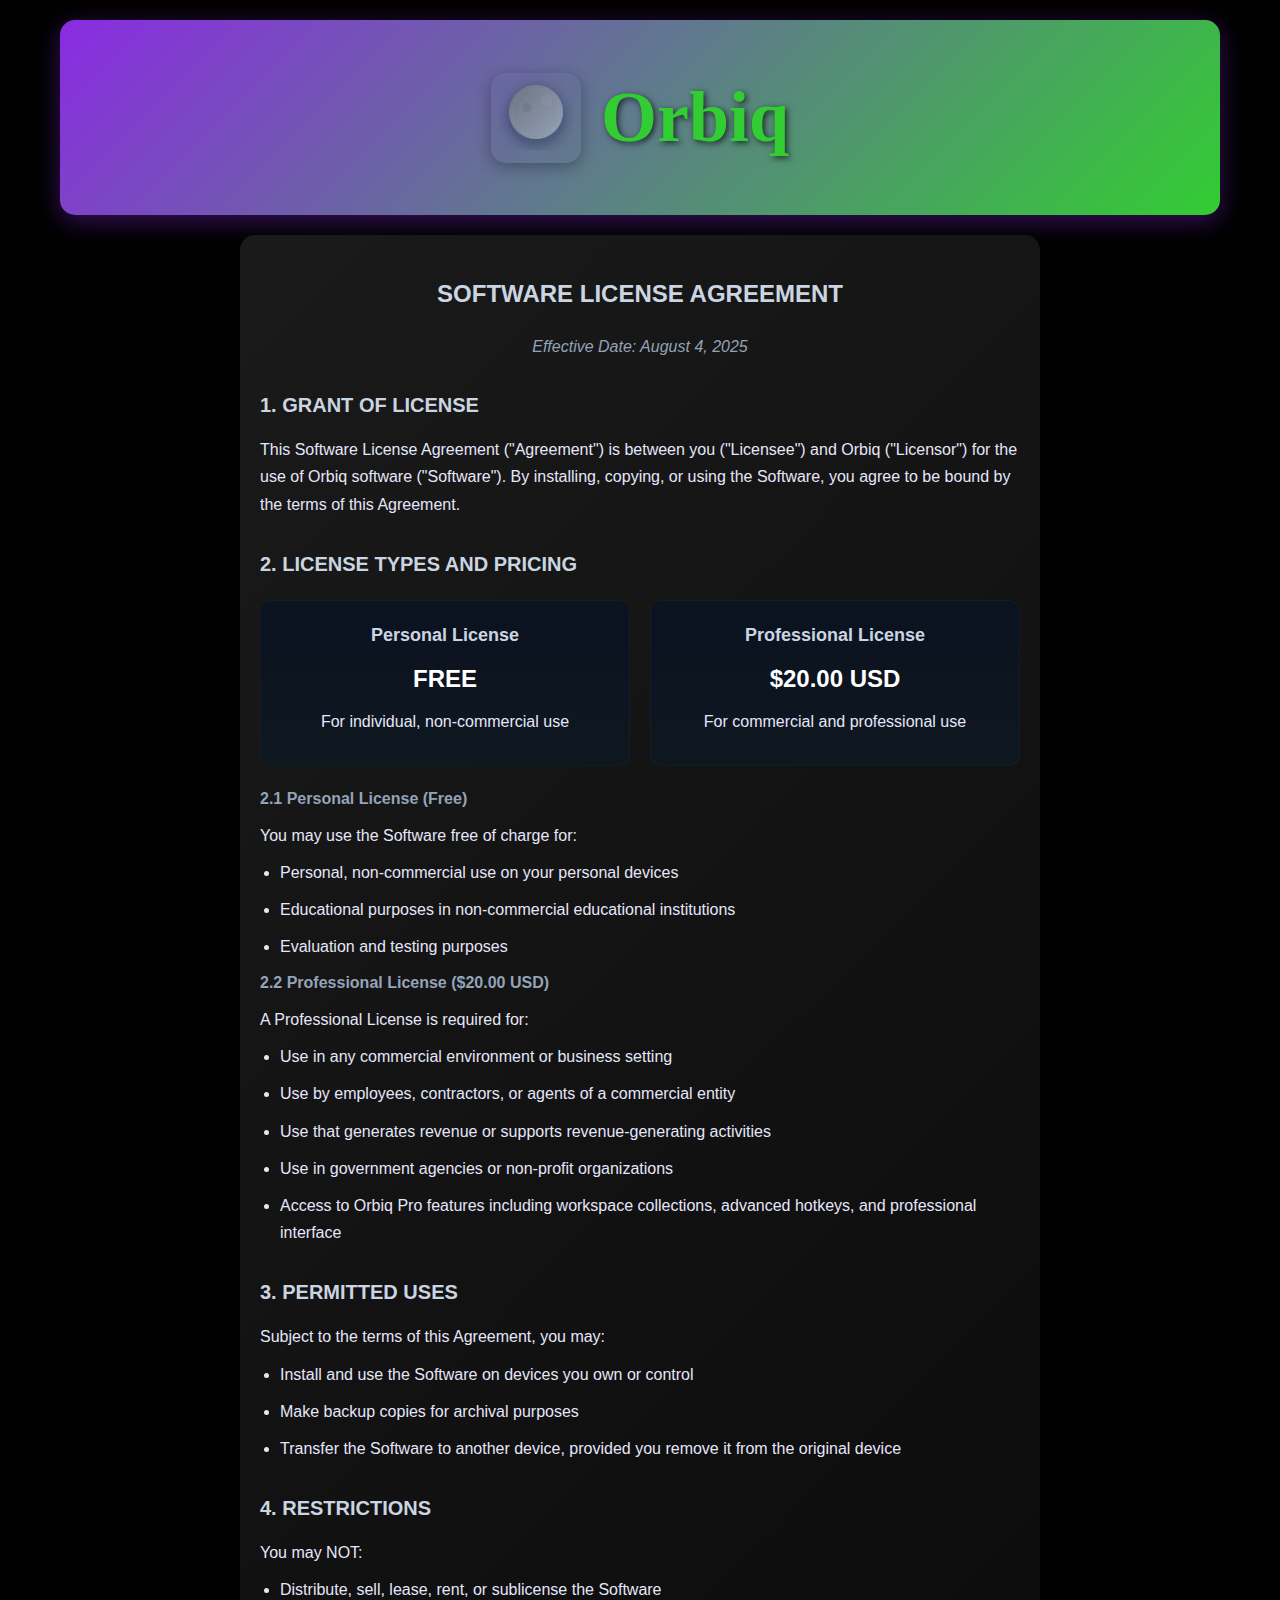
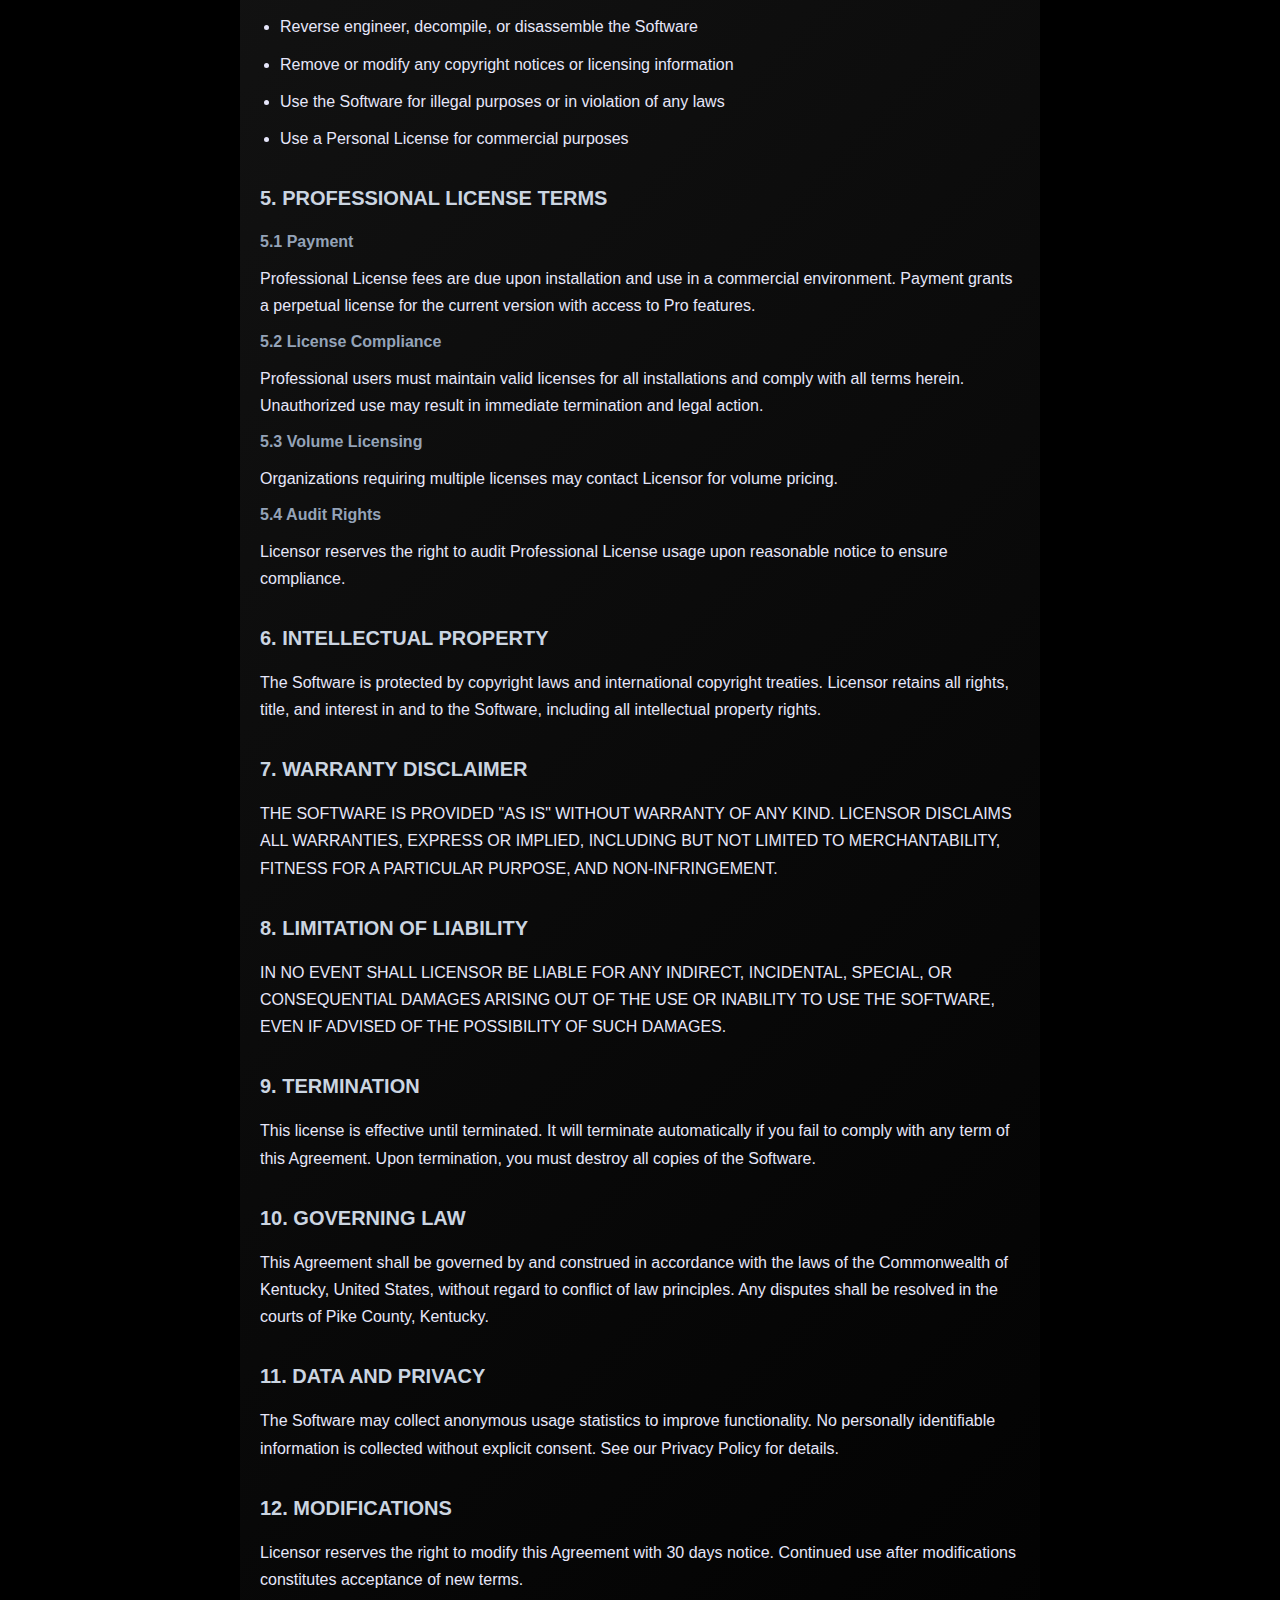
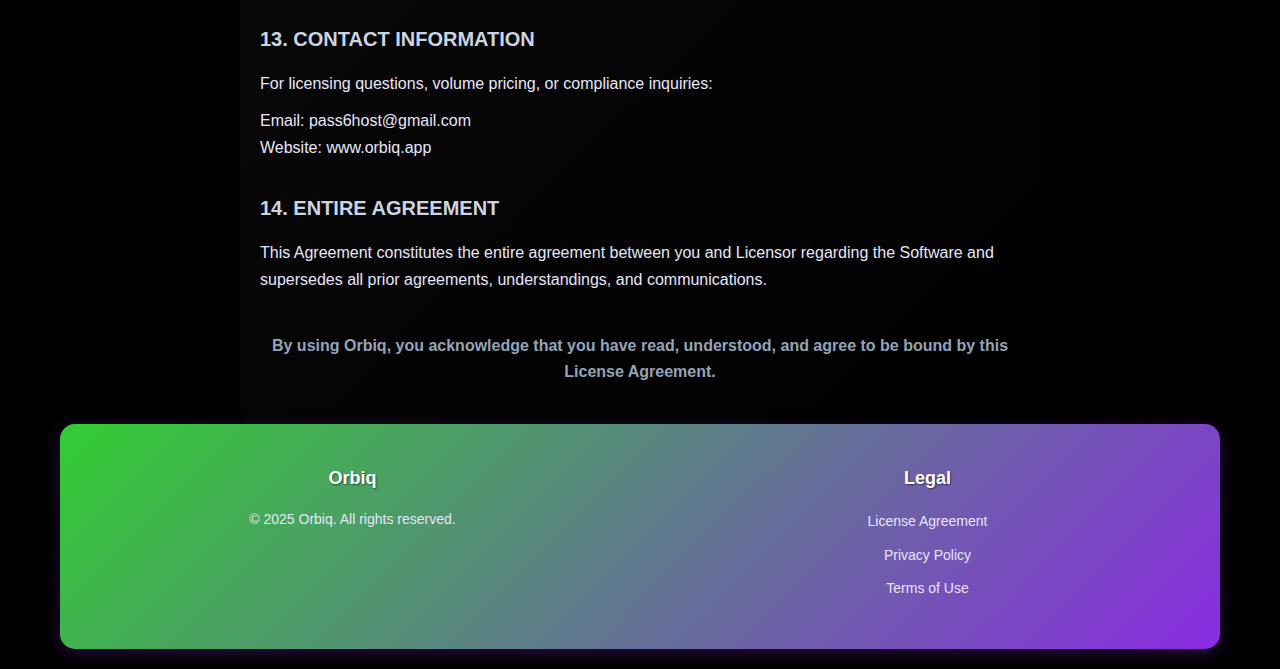
<file: license.html>
<!DOCTYPE html>
<html lang="en">

<head>
    <meta charset="UTF-8">
    <meta name="viewport" content="width=device-width, initial-scale=1.0">
    <title>Orbiq Software License Agreement | Free Personal Use, $20 Professional License</title>
    <meta name="description" content="Orbiq licensing terms: Free for personal use, $20 for professional. Read our comprehensive software license agreement for the 3D desktop launcher.">
    <meta name="keywords" content="Orbiq license, software license agreement, free personal use, professional license, desktop launcher license, Windows software licensing">
    <meta name="author" content="Orbiq">
    <meta name="robots" content="index, follow">
    
    <!-- Open Graph / Facebook -->
    <meta property="og:type" content="article">
    <meta property="og:url" content="https://orbiq.app/license.html">
    <meta property="og:title" content="Orbiq Software License Agreement">
    <meta property="og:description" content="Free for personal use, $20 for professional. Read Orbiq's licensing terms.">
    <meta property="og:image" content="Images/SphereIcon-slate.svg">
    <meta property="og:site_name" content="Orbiq">
    
    <!-- Twitter -->
    <meta property="twitter:card" content="summary">
    <meta property="twitter:url" content="https://orbiq.app/license.html">
    <meta property="twitter:title" content="Orbiq License Agreement">
    <meta property="twitter:description" content="Free for personal use, $20 for professional licensing.">
    <meta property="twitter:image" content="Images/SphereIcon-slate.svg">
    
    <!-- Canonical URL -->
    <link rel="canonical" href="https://orbiq.app/license.html">
    
    <link rel="stylesheet" href="style.css">
    <style>
        .license-content {
            max-width: 800px;
            margin: 0 auto;
            padding: 40px 20px;
            background: linear-gradient(135deg, #1a1a1a 0%, #000000 100%);
            border-radius: 15px;
            color: #ffffff;
        }
        .license-section {
            margin-bottom: 30px;
        }
        .license-section h3 {
            color: #cbd5e1;
            margin-bottom: 15px;
            font-size: 20px;
        }
        .license-section h4 {
            color: #94a3b8;
            margin-bottom: 10px;
            font-size: 16px;
        }
        .license-section p, .license-section li {
            color: #E6E6FA;
            line-height: 1.7;
            margin-bottom: 10px;
        }
        .license-section ul {
            padding-left: 20px;
        }
        .pricing-table {
            display: grid;
            grid-template-columns: 1fr 1fr;
            gap: 20px;
            margin: 20px 0;
        }
        .pricing-option {
            background: linear-gradient(180deg,#0b1220,#0f1720);
            padding: 20px;
            border-radius: 12px;
            border: 1px solid rgba(255,255,255,0.03);
            text-align: center;
        }
        .pricing-option h4 {
            color: #cbd5e1;
            font-size: 18px;
            margin-bottom: 10px;
        }
        .price {
            font-size: 24px;
            font-weight: bold;
            color: #ffffff;
            margin-bottom: 10px;
        }
        .effective-date {
            font-style: italic;
            color: #94a3b8;
            text-align: center;
            margin-bottom: 30px;
        }
    </style>
</head>

<body>
    <div class="container">
        <!-- Header -->
        <header class="header">
            <div class="logo-section">
                <img src="Images/SphereIcon-slate.svg" alt="Orbiq Logo" class="logo">
                <div class="title-section">
                    <h1>Orbiq</h1>
                    <p class="subtitle">Software License Agreement</p>
                </div>
            </div>
        </header>

        <!-- License Content -->
        <div class="license-content">
            <h2 style="text-align: center; color: #cbd5e1; margin-bottom: 20px;">SOFTWARE LICENSE AGREEMENT</h2>
            <p class="effective-date">Effective Date: August 4, 2025</p>

            <div class="license-section">
                <h3>1. GRANT OF LICENSE</h3>
                <p>This Software License Agreement ("Agreement") is between you ("Licensee") and Orbiq ("Licensor") for the use of Orbiq software ("Software"). By installing, copying, or using the Software, you agree to be bound by the terms of this Agreement.</p>
            </div>

            <div class="license-section">
                <h3>2. LICENSE TYPES AND PRICING</h3>
                <div class="pricing-table">
                    <div class="pricing-option">
                        <h4>Personal License</h4>
                        <div class="price">FREE</div>
                        <p>For individual, non-commercial use</p>
                    </div>
                    <div class="pricing-option">
                        <h4>Professional License</h4>
                        <div class="price">$20.00 USD</div>
                        <p>For commercial and professional use</p>
                    </div>
                </div>

                <h4>2.1 Personal License (Free)</h4>
                <p>You may use the Software free of charge for:</p>
                <ul>
                    <li>Personal, non-commercial use on your personal devices</li>
                    <li>Educational purposes in non-commercial educational institutions</li>
                    <li>Evaluation and testing purposes</li>
                </ul>

                <h4>2.2 Professional License ($20.00 USD)</h4>
                <p>A Professional License is required for:</p>
                <ul>
                    <li>Use in any commercial environment or business setting</li>
                    <li>Use by employees, contractors, or agents of a commercial entity</li>
                    <li>Use that generates revenue or supports revenue-generating activities</li>
                    <li>Use in government agencies or non-profit organizations</li>
                    <li>Access to Orbiq Pro features including workspace collections, advanced hotkeys, and professional interface</li>
                </ul>
            </div>

            <div class="license-section">
                <h3>3. PERMITTED USES</h3>
                <p>Subject to the terms of this Agreement, you may:</p>
                <ul>
                    <li>Install and use the Software on devices you own or control</li>
                    <li>Make backup copies for archival purposes</li>
                    <li>Transfer the Software to another device, provided you remove it from the original device</li>
                </ul>
            </div>

            <div class="license-section">
                <h3>4. RESTRICTIONS</h3>
                <p>You may NOT:</p>
                <ul>
                    <li>Distribute, sell, lease, rent, or sublicense the Software</li>
                    <li>Reverse engineer, decompile, or disassemble the Software</li>
                    <li>Remove or modify any copyright notices or licensing information</li>
                    <li>Use the Software for illegal purposes or in violation of any laws</li>
                    <li>Use a Personal License for commercial purposes</li>
                </ul>
            </div>

            <div class="license-section">
                <h3>5. PROFESSIONAL LICENSE TERMS</h3>
                <h4>5.1 Payment</h4>
                <p>Professional License fees are due upon installation and use in a commercial environment. Payment grants a perpetual license for the current version with access to Pro features.</p>

                <h4>5.2 License Compliance</h4>
                <p>Professional users must maintain valid licenses for all installations and comply with all terms herein. Unauthorized use may result in immediate termination and legal action.</p>

                <h4>5.3 Volume Licensing</h4>
                <p>Organizations requiring multiple licenses may contact Licensor for volume pricing.</p>

                <h4>5.4 Audit Rights</h4>
                <p>Licensor reserves the right to audit Professional License usage upon reasonable notice to ensure compliance.</p>
            </div>

            <div class="license-section">
                <h3>6. INTELLECTUAL PROPERTY</h3>
                <p>The Software is protected by copyright laws and international copyright treaties. Licensor retains all rights, title, and interest in and to the Software, including all intellectual property rights.</p>
            </div>

            <div class="license-section">
                <h3>7. WARRANTY DISCLAIMER</h3>
                <p>THE SOFTWARE IS PROVIDED "AS IS" WITHOUT WARRANTY OF ANY KIND. LICENSOR DISCLAIMS ALL WARRANTIES, EXPRESS OR IMPLIED, INCLUDING BUT NOT LIMITED TO MERCHANTABILITY, FITNESS FOR A PARTICULAR PURPOSE, AND NON-INFRINGEMENT.</p>
            </div>

            <div class="license-section">
                <h3>8. LIMITATION OF LIABILITY</h3>
                <p>IN NO EVENT SHALL LICENSOR BE LIABLE FOR ANY INDIRECT, INCIDENTAL, SPECIAL, OR CONSEQUENTIAL DAMAGES ARISING OUT OF THE USE OR INABILITY TO USE THE SOFTWARE, EVEN IF ADVISED OF THE POSSIBILITY OF SUCH DAMAGES.</p>
            </div>

            <div class="license-section">
                <h3>9. TERMINATION</h3>
                <p>This license is effective until terminated. It will terminate automatically if you fail to comply with any term of this Agreement. Upon termination, you must destroy all copies of the Software.</p>
            </div>

            <div class="license-section">
                <h3>10. GOVERNING LAW</h3>
                <p>This Agreement shall be governed by and construed in accordance with the laws of the Commonwealth of Kentucky, United States, without regard to conflict of law principles. Any disputes shall be resolved in the courts of Pike County, Kentucky.</p>
            </div>

            <div class="license-section">
                <h3>11. DATA AND PRIVACY</h3>
                <p>The Software may collect anonymous usage statistics to improve functionality. No personally identifiable information is collected without explicit consent. See our Privacy Policy for details.</p>
            </div>

            <div class="license-section">
                <h3>12. MODIFICATIONS</h3>
                <p>Licensor reserves the right to modify this Agreement with 30 days notice. Continued use after modifications constitutes acceptance of new terms.</p>
            </div>

            <div class="license-section">
                <h3>13. CONTACT INFORMATION</h3>
                <p>For licensing questions, volume pricing, or compliance inquiries:</p>
                <p>Email: pass6host@gmail.com<br>
                Website: www.orbiq.app</p>
            </div>

            <div class="license-section">
                <h3>14. ENTIRE AGREEMENT</h3>
                <p>This Agreement constitutes the entire agreement between you and Licensor regarding the Software and supersedes all prior agreements, understandings, and communications.</p>
            </div>

            <p style="text-align: center; margin-top: 40px; color: #94a3b8; font-weight: bold;">
                By using Orbiq, you acknowledge that you have read, understood, and agree to be bound by this License Agreement.
            </p>
        </div>

        <!-- Footer -->
        <footer class="footer">
            <div class="footer-content">
                <div class="footer-section">
                    <h4>Orbiq</h4>
                    <p>© 2025 Orbiq. All rights reserved.</p>
                </div>
                <div class="footer-section">
                    <h4>Legal</h4>
                    <ul>
                        <li><a href="license.html">License Agreement</a></li>
                        <li><a href="#privacy">Privacy Policy</a></li>
                        <li><a href="#terms">Terms of Use</a></li>
                    </ul>
                </div>
            </div>
        </footer>
    </div>
</body>

</html>
</file>
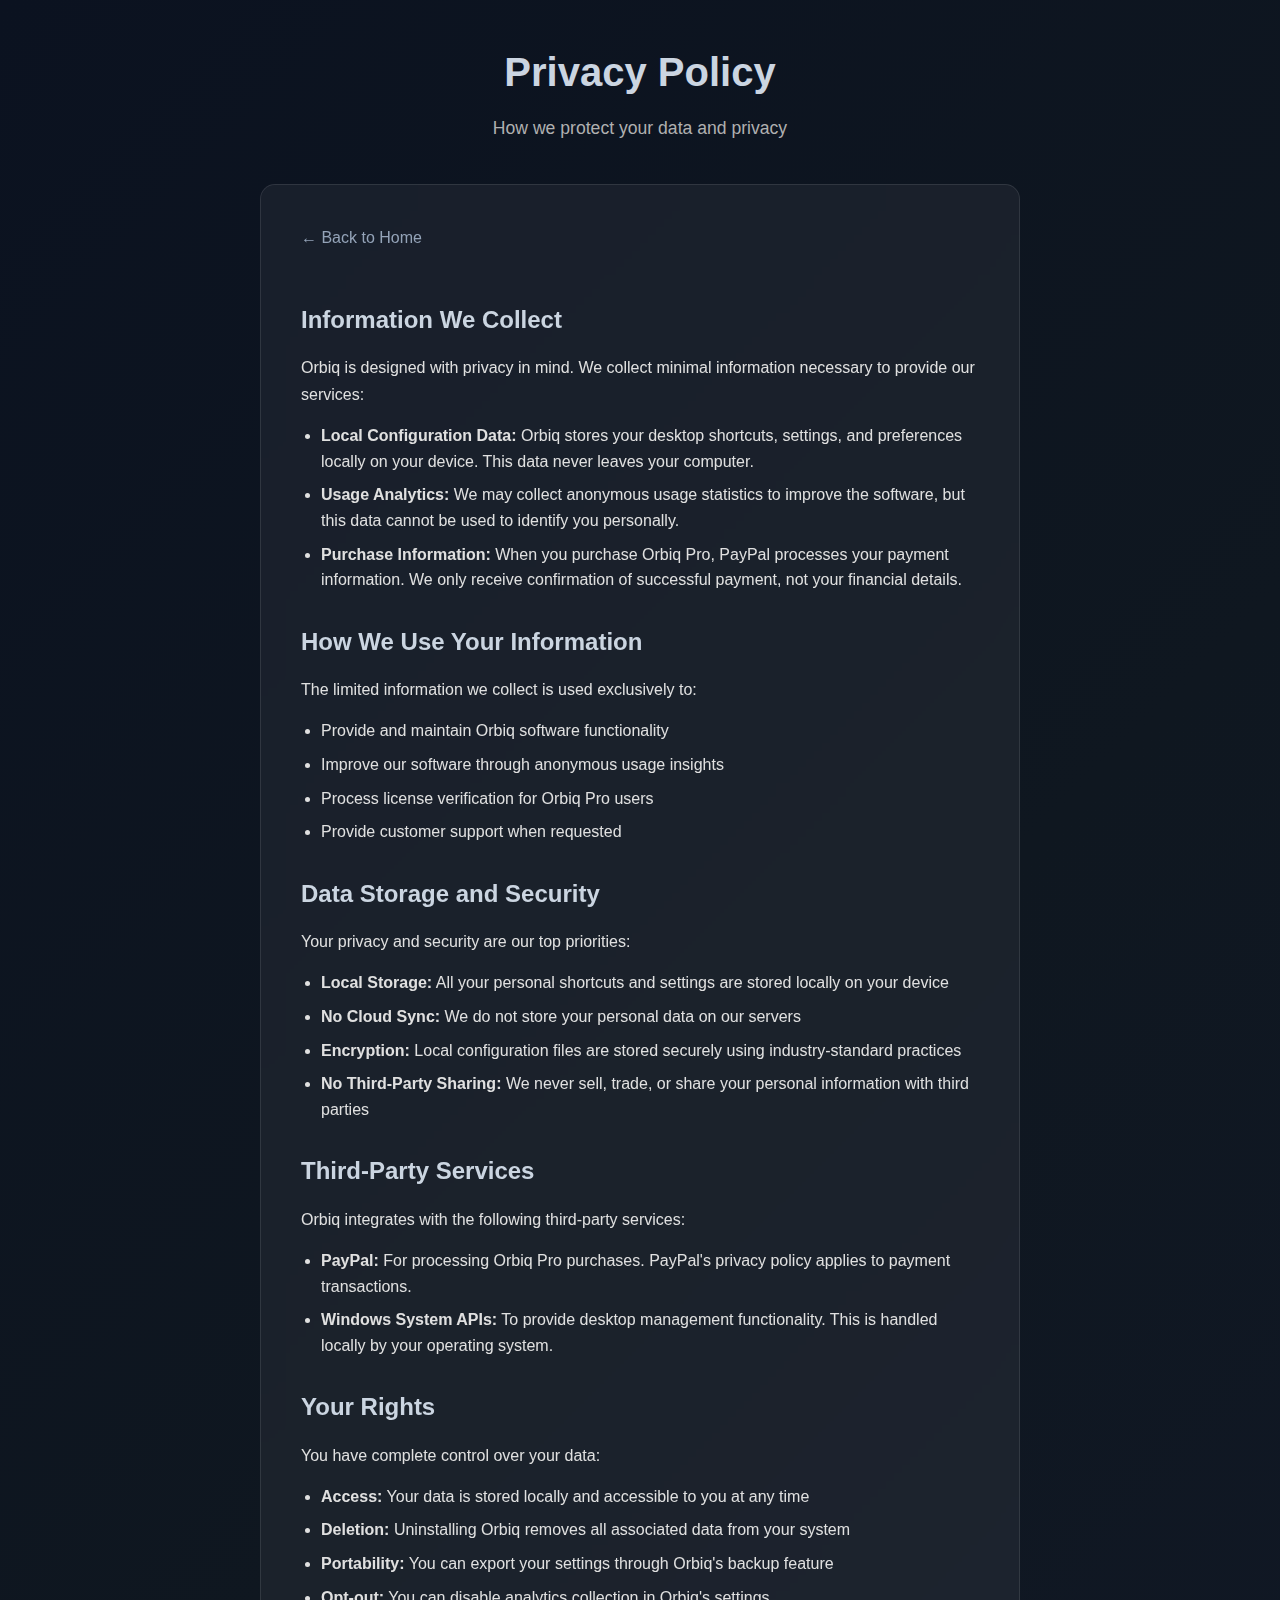
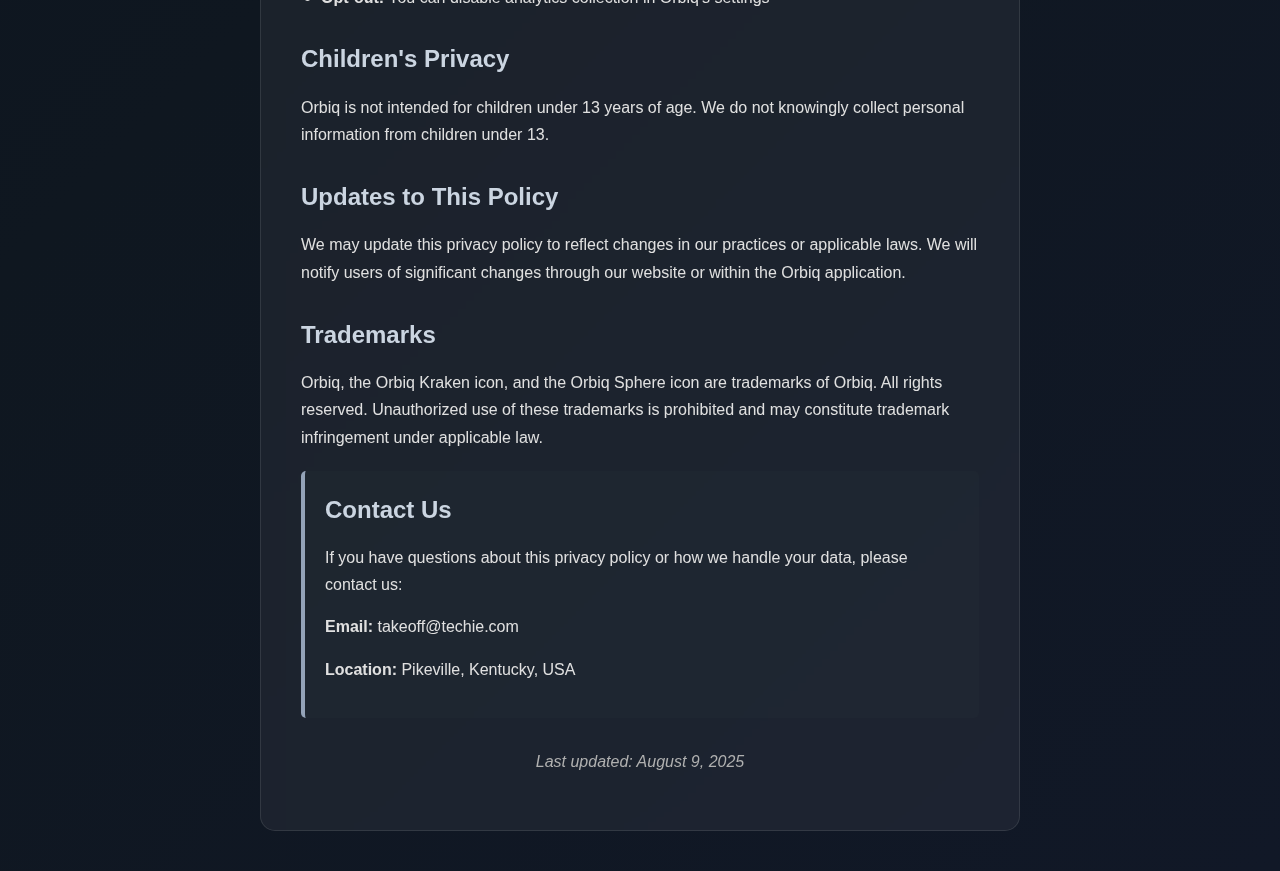
<file: privacy.html>
<!DOCTYPE html>
<html lang="en">

<head>
    <meta charset="UTF-8">
    <meta name="viewport" content="width=device-width, initial-scale=1.0">
    <title>Privacy Policy - Orbiq Desktop Management</title>
    <meta name="description" content="Orbiq Privacy Policy - Learn how we protect your data and privacy when using Orbiq desktop management software.">
    <meta name="robots" content="index, follow">
    
    <!-- Favicon -->
    <link rel="icon" type="image/svg+xml" sizes="any" href="Images/SphereIcon-slate.svg">
    <link rel="apple-touch-icon" href="Images/SphereIcon-slate.svg">
    
    <style>
        * {
            margin: 0;
            padding: 0;
            box-sizing: border-box;
        }

        body {
            font-family: 'Segoe UI', Tahoma, Geneva, Verdana, sans-serif;
            line-height: 1.6;
            color: #e0e0e0;
            background: linear-gradient(135deg, #0b1220 0%, #0f1720 50%, #111827 100%);
            min-height: 100vh;
        }

        .container {
            max-width: 800px;
            margin: 0 auto;
            padding: 40px 20px;
        }

        .header {
            text-align: center;
            margin-bottom: 40px;
        }

        .header h1 {
            color: #cbd5e1;
            font-size: 2.5em;
            margin-bottom: 10px;
        }

        .header p {
            color: #b0b0b0;
            font-size: 1.1em;
        }

        .content {
            background: rgba(255, 255, 255, 0.05);
            backdrop-filter: blur(10px);
            border-radius: 15px;
            padding: 40px;
            border: 1px solid rgba(255, 255, 255, 0.1);
        }

        h2 {
            color: #cbd5e1;
            margin-top: 30px;
            margin-bottom: 15px;
            font-size: 1.5em;
        }

        h2:first-child {
            margin-top: 0;
        }

        p {
            margin-bottom: 15px;
            line-height: 1.7;
        }

        ul {
            margin-left: 20px;
            margin-bottom: 15px;
        }

        li {
            margin-bottom: 8px;
        }

        .back-link {
            display: inline-block;
            margin-bottom: 20px;
            color: #94a3b8;
            text-decoration: none;
            font-weight: 500;
        }

        .back-link:hover {
            text-decoration: underline;
        }

        .contact-info {
            background: rgba(203, 213, 225, 0.02);
            border-left: 4px solid #94a3b8;
            padding: 20px;
            margin: 20px 0;
            border-radius: 5px;
        }

        .last-updated {
            text-align: center;
            color: #b0b0b0;
            font-style: italic;
            margin-top: 30px;
        }
    </style>
</head>

<body>
    <div class="container">
        <div class="header">
            <h1>Privacy Policy</h1>
            <p>How we protect your data and privacy</p>
        </div>

        <div class="content">
            <a href="index.html" class="back-link">← Back to Home</a>

            <h2>Information We Collect</h2>
            <p>Orbiq is designed with privacy in mind. We collect minimal information necessary to provide our services:</p>
            <ul>
                <li><strong>Local Configuration Data:</strong> Orbiq stores your desktop shortcuts, settings, and preferences locally on your device. This data never leaves your computer.</li>
                <li><strong>Usage Analytics:</strong> We may collect anonymous usage statistics to improve the software, but this data cannot be used to identify you personally.</li>
                <li><strong>Purchase Information:</strong> When you purchase Orbiq Pro, PayPal processes your payment information. We only receive confirmation of successful payment, not your financial details.</li>
            </ul>

            <h2>How We Use Your Information</h2>
            <p>The limited information we collect is used exclusively to:</p>
            <ul>
                <li>Provide and maintain Orbiq software functionality</li>
                <li>Improve our software through anonymous usage insights</li>
                <li>Process license verification for Orbiq Pro users</li>
                <li>Provide customer support when requested</li>
            </ul>

            <h2>Data Storage and Security</h2>
            <p>Your privacy and security are our top priorities:</p>
            <ul>
                <li><strong>Local Storage:</strong> All your personal shortcuts and settings are stored locally on your device</li>
                <li><strong>No Cloud Sync:</strong> We do not store your personal data on our servers</li>
                <li><strong>Encryption:</strong> Local configuration files are stored securely using industry-standard practices</li>
                <li><strong>No Third-Party Sharing:</strong> We never sell, trade, or share your personal information with third parties</li>
            </ul>

            <h2>Third-Party Services</h2>
            <p>Orbiq integrates with the following third-party services:</p>
            <ul>
                <li><strong>PayPal:</strong> For processing Orbiq Pro purchases. PayPal's privacy policy applies to payment transactions.</li>
                <li><strong>Windows System APIs:</strong> To provide desktop management functionality. This is handled locally by your operating system.</li>
            </ul>

            <h2>Your Rights</h2>
            <p>You have complete control over your data:</p>
            <ul>
                <li><strong>Access:</strong> Your data is stored locally and accessible to you at any time</li>
                <li><strong>Deletion:</strong> Uninstalling Orbiq removes all associated data from your system</li>
                <li><strong>Portability:</strong> You can export your settings through Orbiq's backup feature</li>
                <li><strong>Opt-out:</strong> You can disable analytics collection in Orbiq's settings</li>
            </ul>

            <h2>Children's Privacy</h2>
            <p>Orbiq is not intended for children under 13 years of age. We do not knowingly collect personal information from children under 13.</p>

            <h2>Updates to This Policy</h2>
            <p>We may update this privacy policy to reflect changes in our practices or applicable laws. We will notify users of significant changes through our website or within the Orbiq application.</p>

            <h2>Trademarks</h2>
            <p>Orbiq, the Orbiq Kraken icon, and the Orbiq Sphere icon are trademarks of Orbiq. All rights reserved. Unauthorized use of these trademarks is prohibited and may constitute trademark infringement under applicable law.</p>

            <div class="contact-info">
                <h2>Contact Us</h2>
                <p>If you have questions about this privacy policy or how we handle your data, please contact us:</p>
                <p><strong>Email:</strong> takeoff@techie.com</p>
                <p><strong>Location:</strong> Pikeville, Kentucky, USA</p>
            </div>

            <div class="last-updated">
                <p>Last updated: August 9, 2025</p>
            </div>
        </div>
    </div>
</body>

</html>
</file>
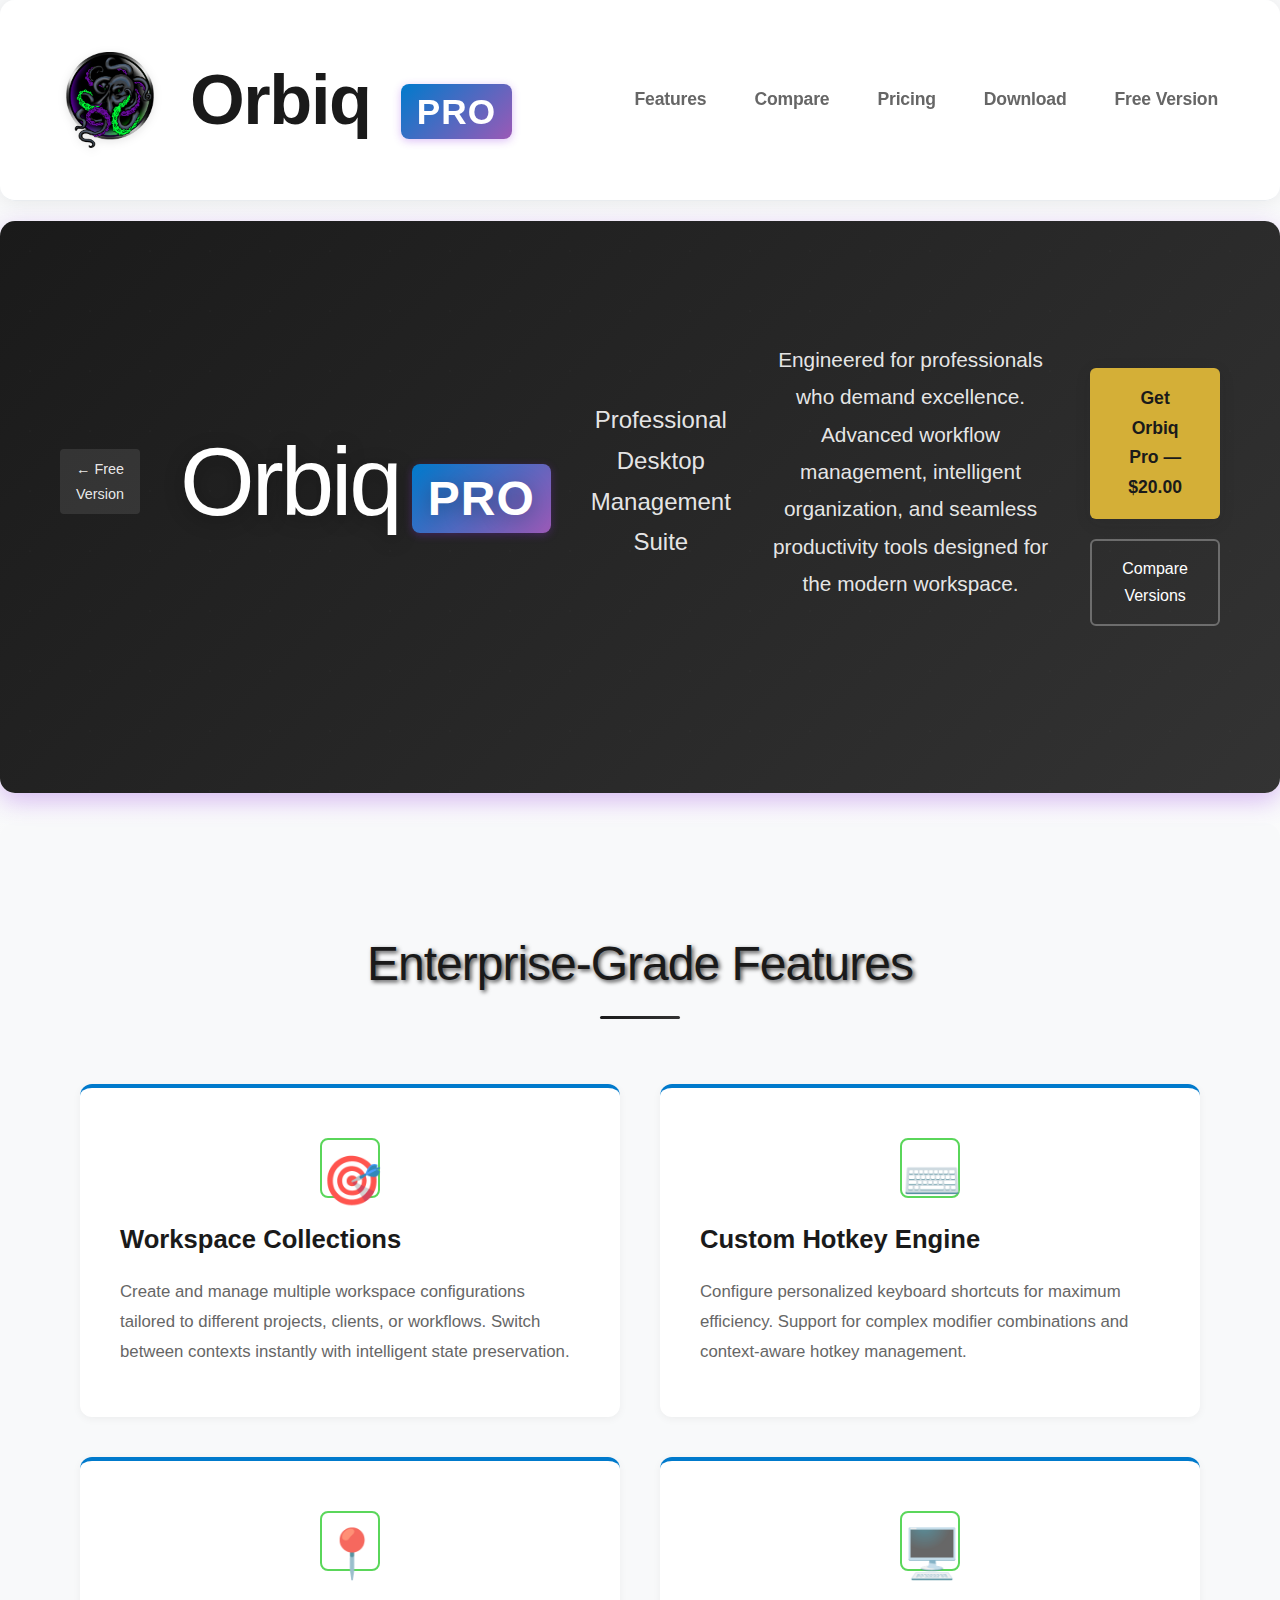
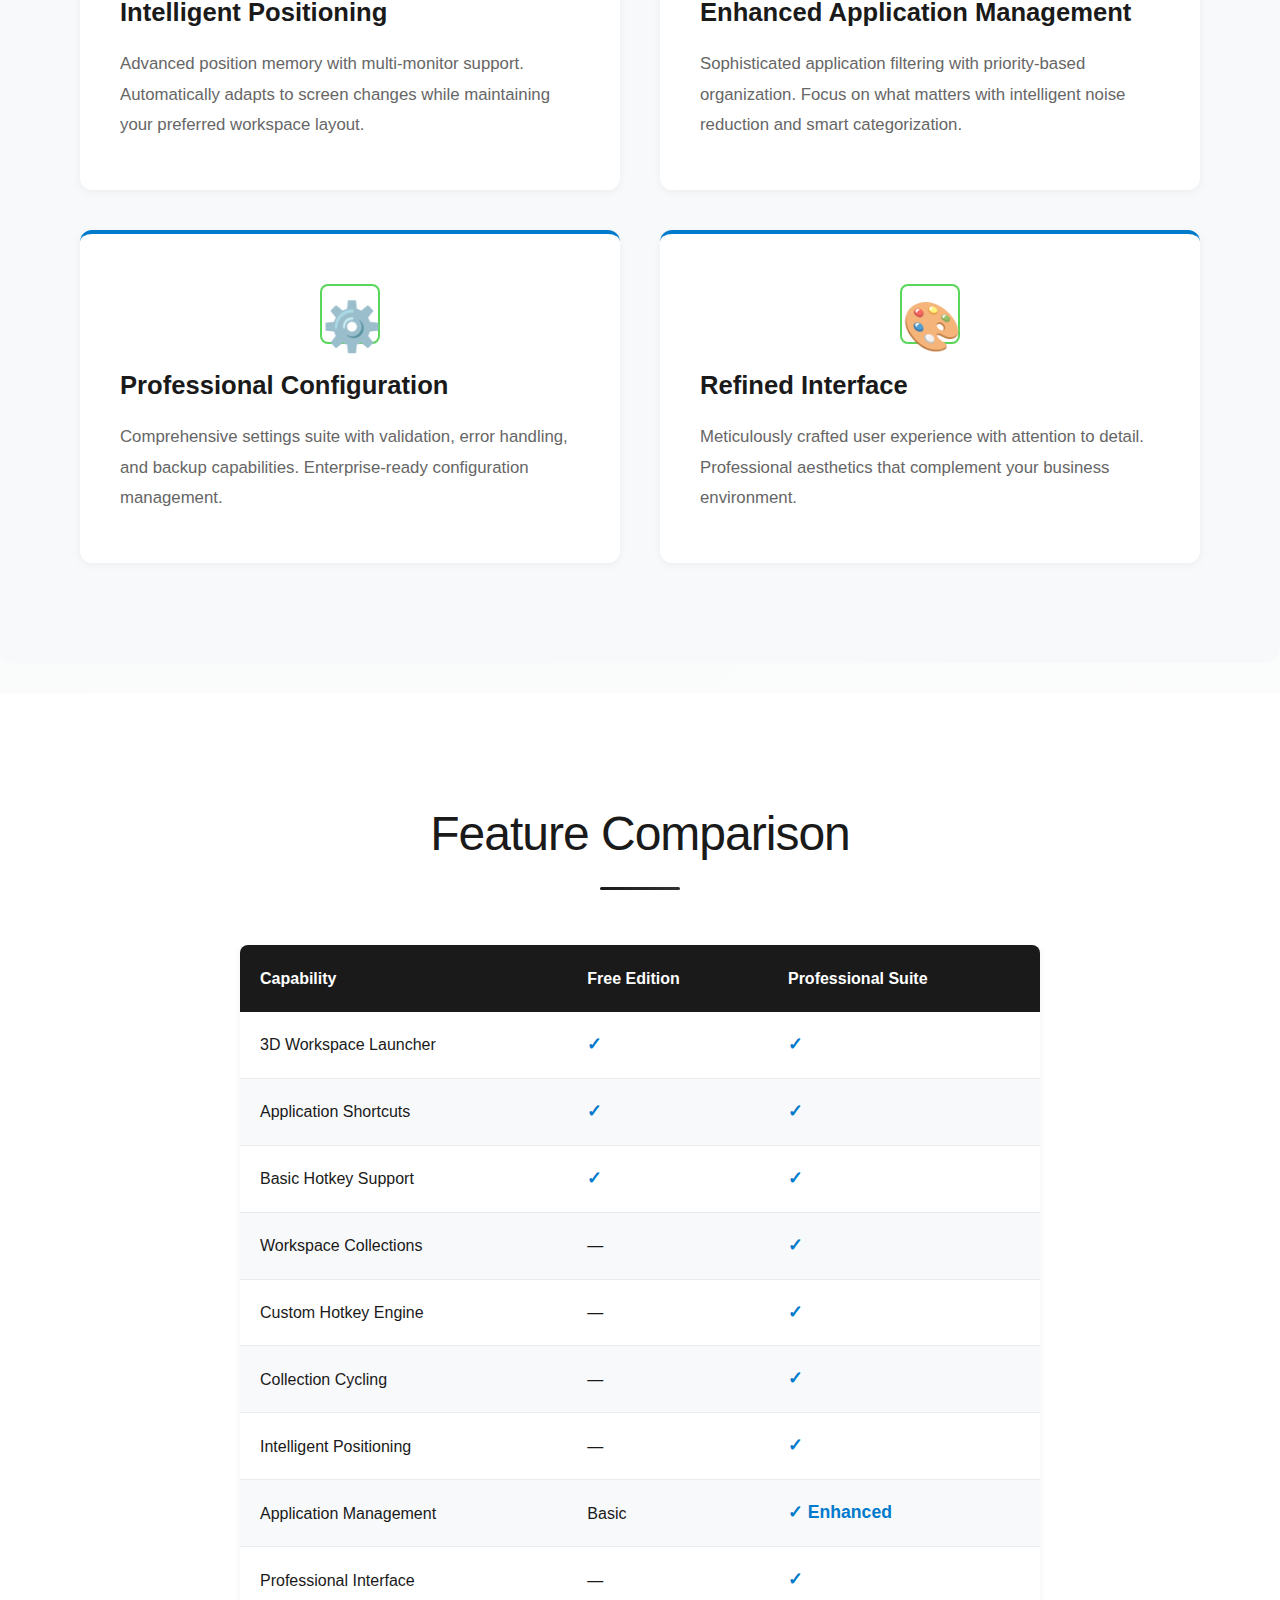
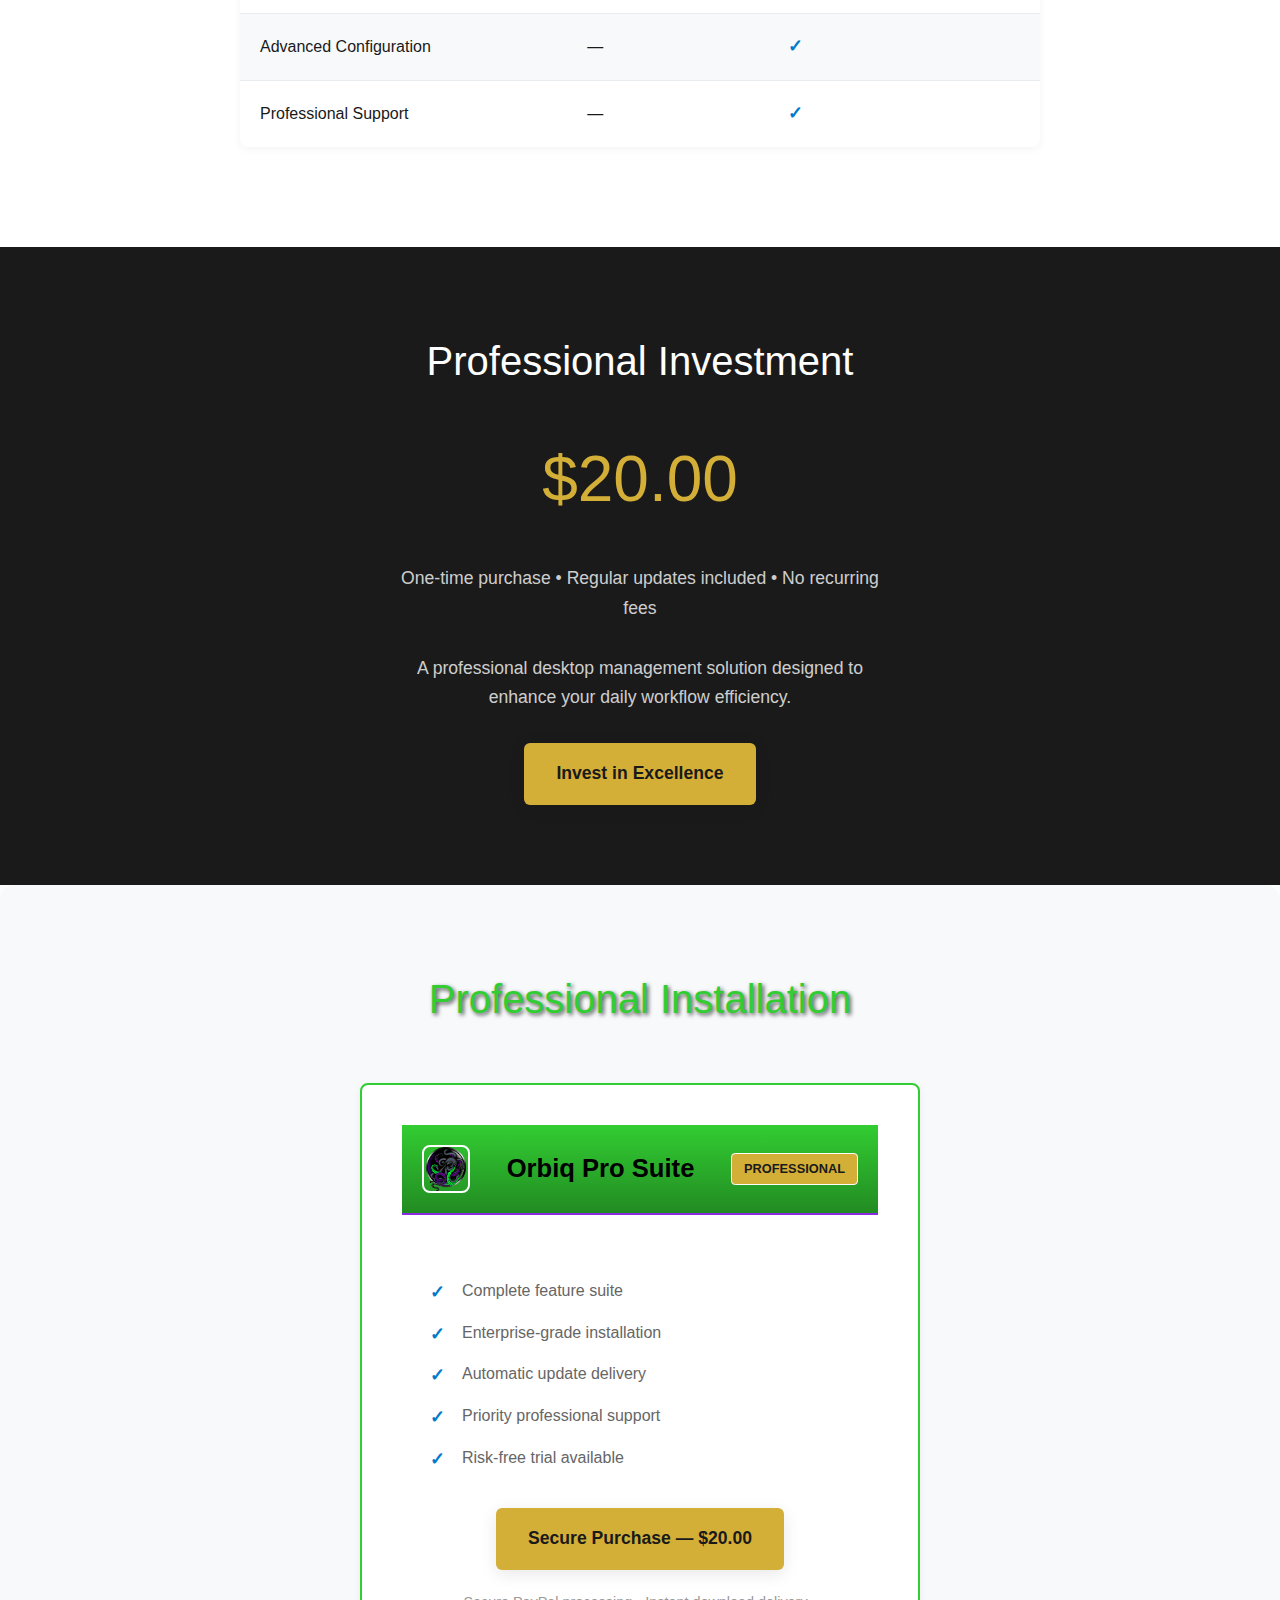
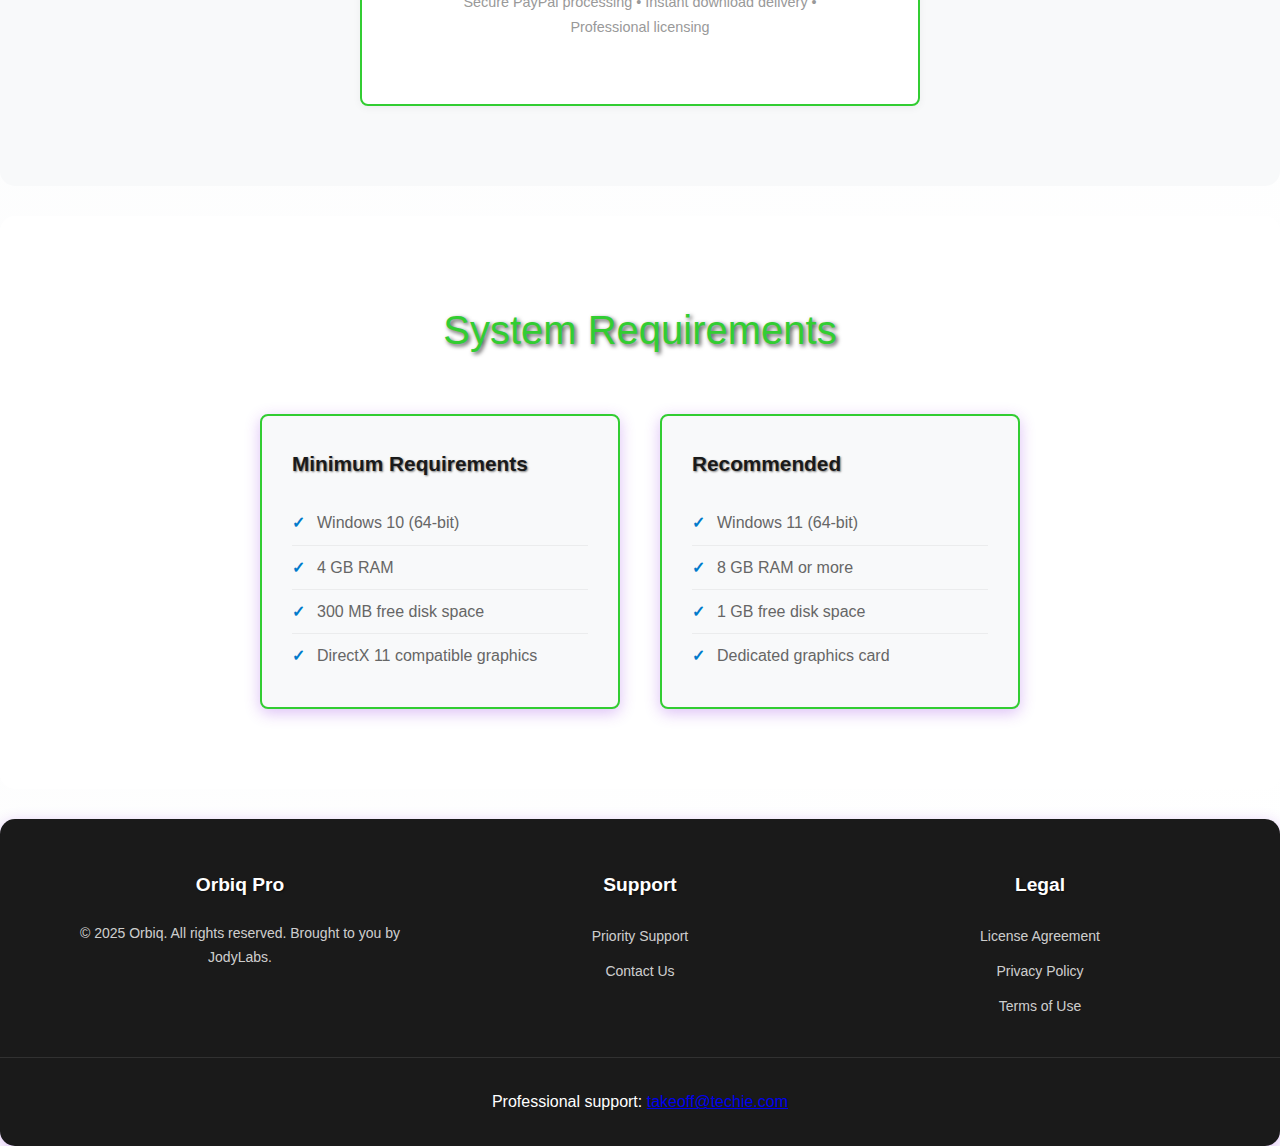
<file: pro.html>
<!DOCTYPE html>
<html lang="en">

<head>
    <meta charset="UTF-8">
    <meta name="viewport" content="width=device-width, initial-scale=1.0">
    <title>Orbiq Pro - Advanced 3D Desktop Management | Professional Features</title>
    <meta name="description" content="Orbiq Pro takes desktop management to the next level with wheel collections, advanced taskbar, hotkey customization, and position memory. Perfect for power users and professionals.">
    <meta name="keywords" content="Orbiq Pro, advanced desktop launcher, wheel collections, professional productivity, hotkey customization, taskbar manager, desktop organization, Windows power user">
    <meta name="author" content="Orbiq">
    <meta name="robots" content="index, follow">
    <meta name="language" content="en-US">
    
    <!-- Open Graph / Facebook -->
    <meta property="og:type" content="website">
    <meta property="og:url" content="https://orbiq.app/pro">
    <meta property="og:title" content="Orbiq Pro - Advanced Desktop Management for Power Users">
    <meta property="og:description" content="Transform your workflow with Orbiq Pro's advanced features: wheel collections, enhanced taskbar, custom hotkeys, and position memory. The professional desktop solution.">
    <meta property="og:image" content="Images/krakenicon2.png">
    <meta property="og:image:width" content="1200">
    <meta property="og:image:height" content="630">
    <meta property="og:site_name" content="Orbiq Pro">
    
    <!-- Twitter -->
    <meta property="twitter:card" content="summary_large_image">
    <meta property="twitter:url" content="https://orbiq.app/pro">
    <meta property="twitter:title" content="Orbiq Pro - Advanced Desktop Management">
    <meta property="twitter:description" content="Professional desktop management with wheel collections, enhanced taskbar, and advanced customization options.">
    <meta property="twitter:image" content="Images/krakenicon2.png">
    
    <!-- Favicon -->
    <link rel="icon" type="image/png" sizes="32x32" href="Images/krakenicon2.png">
    <link rel="icon" type="image/png" sizes="16x16" href="Images/krakenicon2.png">
    <link rel="apple-touch-icon" href="Images/krakenicon2.png">
    
    <!-- Canonical URL -->
    <link rel="canonical" href="https://orbiq.app/pro">
    
    <!-- Additional SEO -->
    <meta name="theme-color" content="#8A2BE2">
    <meta name="msapplication-TileColor" content="#8A2BE2">
    <meta name="msapplication-TileImage" content="Images/krakenicon2.png">
    
    <!-- Schema.org structured data -->
    <script type="application/ld+json">
    {
      "@context": "https://schema.org",
      "@type": "SoftwareApplication",
      "name": "Orbiq Pro",
      "alternateName": "Orbiq Pro Advanced Desktop Manager",
      "description": "Professional desktop management with advanced features",
      "operatingSystem": "Windows 10, Windows 11",
      "applicationCategory": "ProductivityApplication",
      "offers": {
        "@type": "Offer",
        "price": "20.00",
        "priceCurrency": "USD"
      },
      "publisher": {
        "@type": "Organization",
        "name": "JodyLabs"
      }
    }
    </script>

    <link rel="stylesheet" href="style.css">
    <style>
        /* Pro Business Styling - New York Professional */
        :root {
            --primary-color: #1a1a1a;
            --secondary-color: #333333;
            --accent-color: #007acc;
            --gold-accent: #d4af37;
            --text-primary: #1a1a1a;
            --text-secondary: #666666;
            --text-light: #999999;
            --background-light: #f8f9fa;
            --border-light: #e9ecef;
            --white: #ffffff;
            --shadow-light: 0 2px 8px rgba(26, 26, 26, 0.05);
            --shadow-medium: 0 4px 16px rgba(26, 26, 26, 0.1);
            --shadow-heavy: 0 8px 32px rgba(26, 26, 26, 0.15);
        }

        * {
            box-sizing: border-box;
        }

        body {
            font-family: 'Inter', 'Segoe UI', -apple-system, BlinkMacSystemFont, 'Roboto', 'Helvetica Neue', sans-serif;
            line-height: 1.7;
            color: var(--text-primary);
            background: linear-gradient(135deg, #f8f9fa 0%, #ffffff 100%);
            margin: 0;
            padding: 0;
            font-weight: 400;
            -webkit-font-smoothing: antialiased;
            -moz-osx-font-smoothing: grayscale;
        }

        .container {
            max-width: 1200px;
            margin: 0 auto;
            padding: 0 20px;
        }

        /* Header */
        .header {
            background: rgba(255, 255, 255, 0.95);
            backdrop-filter: blur(20px);
            border-bottom: 1px solid var(--border-light);
            position: sticky;
            top: 0;
            z-index: 1000;
            box-shadow: 0 1px 20px rgba(0, 0, 0, 0.08);
        }

        .nav {
            padding: 0 32px;
        }

        .nav-container {
            max-width: 1400px;
            margin: 0 auto;
            display: flex;
            justify-content: space-between;
            align-items: center;
            padding: -20px 0;
        }

        .nav-brand {
            display: flex;
            align-items: center;
            font-weight: 700;
            font-size: 4.4em;
            color: var(--text-primary);
            letter-spacing: -0.02em;
        }

        .nav-logo {
            width: 96px;
            height: 96px;
            margin-right: 32px;
            filter: drop-shadow(0 2px 4px rgba(0,0,0,0.1));
        }

        .pro-badge {
            background: linear-gradient(135deg, var(--accent-color), #9b59b6);
            color: var(--white);
            padding: 8px 16px;
            border-radius: 8px;
            font-size: 0.5em;
            font-weight: 700;
            margin-left: 12px;
            letter-spacing: 1px;
            text-transform: uppercase;
            box-shadow: 0 2px 8px rgba(138, 43, 226, 0.3);
        }

        .nav-menu {
            list-style: none;
            display: flex;
            gap: 48px;
            margin: 0;
            padding: 0;
        }

        .nav-menu a {
            color: var(--text-secondary);
            text-decoration: none;
            font-weight: 600;
            font-size: 1.1em;
            letter-spacing: -0.01em;
            padding: 12px 0;
            position: relative;
            transition: all 0.3s ease;
        }

        .nav-menu a::after {
            content: '';
            position: absolute;
            bottom: 0;
            left: 0;
            width: 0;
            height: 2px;
            background: var(--accent-color);
            transition: width 0.3s ease;
        }

        .nav-menu a:hover {
            color: var(--accent-color);
        }

        .nav-menu a:hover::after {
            width: 100%;
        }

        /* Hero Section */
        .hero {
            background: linear-gradient(135deg, var(--primary-color) 0%, var(--secondary-color) 100%);
            color: var(--white);
            padding: 120px 0 140px;
            position: relative;
            overflow: hidden;
            text-align: center;
        }

        .hero::before {
            content: '';
            position: absolute;
            top: 0;
            right: 0;
            bottom: 0;
            left: 0;
            background: url('data:image/svg+xml,<svg xmlns="http://www.w3.org/2000/svg" viewBox="0 0 100 100"><circle cx="50" cy="50" r="1" fill="rgba(255,255,255,0.05)"/></svg>') repeat;
            background-size: 60px 60px;
        }

        .hero-content {
            position: relative;
            z-index: 2;
            max-width: 1200px;
            margin: 0 auto;
            padding: 0 20px;
        }

        .hero h1 {
            font-size: 6em;
            font-weight: 300;
            margin: 0 0 30px;
            letter-spacing: -3px;
            line-height: 1.1;
            text-shadow: 0 4px 20px rgba(0,0,0,0.3);
        }

        .hero-subtitle {
            font-size: 1.5em;
            color: rgba(255, 255, 255, 0.9);
            font-weight: 400;
            margin: 0 0 30px;
        }

        .hero-description {
            font-size: 1.3em;
            color: rgba(255, 255, 255, 0.9);
            max-width: 800px;
            margin: 0 auto 50px;
            line-height: 1.8;
            font-weight: 400;
        }

        .hero-buttons {
            display: flex;
            gap: 20px;
            justify-content: center;
            flex-wrap: wrap;
        }

        .btn-pro {
            background: var(--gold-accent);
            color: var(--primary-color);
            font-weight: 600;
            font-size: 1.1em;
            padding: 16px 32px;
            border: none;
            border-radius: 6px;
            text-decoration: none;
            display: inline-block;
            transition: all 0.3s ease;
            box-shadow: var(--shadow-medium);
        }

        .btn-pro:hover {
            background: #e6c547;
            transform: translateY(-2px);
            box-shadow: var(--shadow-heavy);
        }

        .btn-outline {
            background: transparent;
            color: var(--white);
            border: 2px solid rgba(255, 255, 255, 0.3);
            padding: 14px 30px;
            border-radius: 6px;
            text-decoration: none;
            font-weight: 500;
            transition: all 0.3s ease;
        }

        .btn-outline:hover {
            background: rgba(255, 255, 255, 0.1);
            border-color: rgba(255, 255, 255, 0.5);
        }

        .back-link {
            background: rgba(255, 255, 255, 0.1);
            color: rgba(255, 255, 255, 0.9);
            padding: 8px 16px;
            border-radius: 4px;
            text-decoration: none;
            display: inline-block;
            margin-bottom: 30px;
            font-size: 0.9em;
            transition: all 0.2s ease;
        }

        .back-link:hover {
            background: rgba(255, 255, 255, 0.15);
        }

        /* Features Section */
        .features {
            padding: 100px 0;
            background: var(--background-light);
        }

        .features h2 {
            text-align: center;
            font-size: 3em;
            font-weight: 300;
            color: var(--text-primary);
            margin: 0 0 80px;
            letter-spacing: -1px;
            position: relative;
        }

        .features h2::after {
            content: '';
            position: absolute;
            bottom: -15px;
            left: 50%;
            transform: translateX(-50%);
            width: 80px;
            height: 3px;
            background: linear-gradient(135deg, var(--primary-color), var(--secondary-color));
            border-radius: 2px;
        }

        .features-grid {
            display: grid;
            grid-template-columns: repeat(auto-fit, minmax(380px, 1fr));
            gap: 40px;
            max-width: 1300px;
            margin: 0 auto;
            padding: 0 20px;
        }

        .feature {
            background: var(--white);
            padding: 50px 40px;
            border-radius: 12px;
            box-shadow: var(--shadow-light);
            transition: all 0.4s ease;
            border-top: 4px solid var(--accent-color);
            position: relative;
            overflow: hidden;
        }

        .feature::before {
            content: '';
            position: absolute;
            top: 0;
            left: -100%;
            width: 100%;
            height: 100%;
            background: linear-gradient(90deg, transparent, rgba(255,255,255,0.4), transparent);
            transition: left 0.6s;
        }

        .feature:hover::before {
            left: 100%;
        }

        .feature:hover {
            transform: translateY(-8px);
            box-shadow: 0 20px 40px rgba(0,0,0,0.15);
            border-top-color: var(--gold-accent);
        }

        .feature-icon {
            font-size: 3em;
            margin-bottom: 25px;
            opacity: 0.8;
            transition: all 0.3s ease;
        }

        .feature:hover .feature-icon {
            opacity: 1;
            transform: scale(1.1);
        }

        .feature h3 {
            font-size: 1.6em;
            font-weight: 600;
            color: var(--text-primary);
            margin: 0 0 20px;
            line-height: 1.3;
        }

        .feature p {
            color: var(--text-secondary);
            line-height: 1.8;
            margin: 0;
            font-size: 1.05em;
        }

        /* Comparison Section */
        .feature-comparison {
            background: var(--white);
            padding: 100px 0;
        }

        .feature-comparison h2 {
            text-align: center;
            font-size: 3em;
            font-weight: 300;
            color: var(--text-primary);
            margin: 0 0 70px;
            letter-spacing: -1px;
            position: relative;
        }

        .feature-comparison h2::after {
            content: '';
            position: absolute;
            bottom: -15px;
            left: 50%;
            transform: translateX(-50%);
            width: 80px;
            height: 3px;
            background: linear-gradient(135deg, var(--primary-color), var(--secondary-color));
            border-radius: 2px;
        }

        .comparison-table {
            width: 100%;
            border-collapse: collapse;
            margin: 0 auto;
            max-width: 800px;
            background: var(--white);
            border-radius: 8px;
            overflow: hidden;
            box-shadow: var(--shadow-light);
        }

        .comparison-table th {
            background: var(--primary-color);
            color: var(--white);
            padding: 20px;
            text-align: left;
            font-weight: 600;
        }

        .comparison-table td {
            padding: 18px 20px;
            border-bottom: 1px solid var(--border-light);
        }

        .comparison-table tr:last-child td {
            border-bottom: none;
        }

        .comparison-table tr:nth-child(even) {
            background: var(--background-light);
        }

        .check-mark {
            color: var(--accent-color);
            font-weight: 600;
            font-size: 1.1em;
        }

        /* Pricing Section */
        .price-section {
            background: var(--primary-color);
            color: var(--white);
            text-align: center;
            padding: 80px 20px;
            margin: 0;
        }

        .price-section h2 {
            font-size: 2.5em;
            font-weight: 300;
            margin: 0 0 30px;
        }

        .price-large {
            font-size: 4em;
            font-weight: 200;
            margin: 30px 0;
            color: var(--gold-accent);
        }

        .price-section p {
            font-size: 1.1em;
            color: rgba(255, 255, 255, 0.8);
            max-width: 500px;
            margin: 0 auto 30px;
        }

        /* Download Section */
        .download-section {
            padding: 80px 0;
            background: var(--background-light);
        }

        .download-section h2 {
            text-align: center;
            font-size: 2.5em;
            font-weight: 300;
            margin: 0 0 50px;
        }

        .download-options {
            max-width: 600px;
            margin: 0 auto;
            padding: 0 20px;
        }

        .download-option {
            background: var(--white);
            border-radius: 8px;
            padding: 40px;
            box-shadow: var(--shadow-light);
            text-align: center;
        }

        .download-header {
            display: flex;
            align-items: center;
            justify-content: center;
            margin-bottom: 30px;
        }

        .download-icon {
            width: 48px;
            height: 48px;
            margin-right: 15px;
        }

        .download-header h3 {
            font-size: 1.6em;
            font-weight: 600;
            margin: 0;
        }

        .recommended {
            background: var(--gold-accent);
            color: var(--primary-color);
            padding: 4px 12px;
            border-radius: 4px;
            font-size: 0.8em;
            font-weight: 600;
            margin-left: 15px;
        }

        .download-details ul {
            list-style: none;
            padding: 0;
            margin: 0 0 30px;
            text-align: left;
        }

        .download-details li {
            padding: 8px 0;
            color: var(--text-secondary);
            position: relative;
            padding-left: 35px;
            line-height: 1.6;
        }

        .download-details li::before {
            content: '✓';
            position: absolute;
            left: 0;
            top: 8px;
            color: var(--accent-color);
            font-weight: 600;
            font-size: 1.1em;
            width: 20px;
            text-align: center;
        }

        /* Requirements Section */
        .requirements {
            padding: 80px 0;
            background: var(--white);
        }

        .requirements h2 {
            text-align: center;
            font-size: 2.5em;
            font-weight: 300;
            margin: 0 0 50px;
        }

        .requirements-content {
            display: grid;
            grid-template-columns: repeat(auto-fit, minmax(300px, 1fr));
            gap: 40px;
            max-width: 800px;
            margin: 0 auto;
            padding: 0 20px;
        }

        .req-column {
            background: var(--background-light);
            padding: 30px;
            border-radius: 8px;
        }

        .req-column h3 {
            font-size: 1.3em;
            font-weight: 600;
            margin: 0 0 20px;
            color: var(--text-primary);
        }

        .req-column ul {
            list-style: none;
            padding: 0;
            margin: 0;
        }

        .req-column li {
            padding: 8px 0 8px 25px;
            color: var(--text-secondary);
            border-bottom: 1px solid rgba(0, 0, 0, 0.05);
            position: relative;
        }

        .req-column li::before {
            content: '✓';
            position: absolute;
            left: 0;
            top: 8px;
            color: var(--accent-color);
            font-weight: 600;
            font-size: 1em;
        }

        .req-column li:last-child {
            border-bottom: none;
        }

        /* Footer */
        .footer {
            background: var(--primary-color);
            color: var(--white);
            padding: 50px 0 30px;
        }

        .footer-content {
            display: grid;
            grid-template-columns: repeat(auto-fit, minmax(250px, 1fr));
            gap: 40px;
            max-width: 1200px;
            margin: 0 auto;
            padding: 0 20px;
        }

        .footer-section h4 {
            font-size: 1.2em;
            font-weight: 600;
            margin: 0 0 20px;
            color: var(--white);
        }

        .footer-section p,
        .footer-section li {
            color: rgba(255, 255, 255, 0.8);
        }

        .footer-section ul {
            list-style: none;
            padding: 0;
            margin: 0;
        }

        .footer-section a {
            color: rgba(255, 255, 255, 0.8);
            text-decoration: none;
            transition: color 0.2s ease;
        }

        .footer-section a:hover {
            color: var(--white);
        }

        .footer-contact {
            text-align: center;
            margin-top: 30px;
            padding-top: 30px;
            border-top: 1px solid rgba(255, 255, 255, 0.1);
        }

        /* Responsive Design */
        @media (max-width: 768px) {
            .nav-brand {
                font-size: 1.8em;
            }
            
            .nav-logo {
                width: 36px;
                height: 36px;
                margin-right: 12px;
            }
            
            .hero h1 {
                font-size: 4.5em;
            }
            
            .hero-buttons {
                flex-direction: column;
                align-items: center;
            }
            
            .nav-menu {
                gap: 20px;
            }
            
            .features-grid {
                grid-template-columns: 1fr;
            }
            
            .price-large {
                font-size: 3em;
            }
        }
        
        @media (max-width: 480px) {
            .nav-brand {
                font-size: 1.4em;
            }
            
            .nav-logo {
                width: 28px;
                height: 28px;
                margin-right: 10px;
            }
            
            .hero h1 {
                font-size: 3em;
                letter-spacing: -2px;
            }
            
            .hero-subtitle {
                font-size: 1.2em;
            }
        }
    </style>
</head>

<body>
    <header class="header">
        <nav class="nav">
            <div class="nav-container">
                <div class="nav-brand">
                    <img src="Images/krakenicon2.png" alt="Orbiq Pro" class="nav-logo">
                    <span class="nav-title">Orbiq <span class="pro-badge">PRO</span></span>
                </div>
                <ul class="nav-menu">
                    <li><a href="#features">Features</a></li>
                    <li><a href="#comparison">Compare</a></li>
                    <li><a href="#pricing">Pricing</a></li>
                    <li><a href="#download">Download</a></li>
                    <li><a href="index.html">Free Version</a></li>
                </ul>
            </div>
        </nav>
    </header>

    <main class="main">
        <!-- Hero Section -->
        <section class="hero">
            <div class="hero-content">
                <a href="index.html" class="back-link">← Free Version</a>
                <h1>Orbiq<span class="pro-badge">PRO</span></h1>
                <p class="hero-subtitle">Professional Desktop Management Suite</p>
                <p class="hero-description">Engineered for professionals who demand excellence. Advanced workflow management, intelligent organization, and seamless productivity tools designed for the modern workspace.</p>
                <div class="hero-buttons">
                    <a href="https://www.paypal.com/cgi-bin/webscr?cmd=_xclick&business=TE5MW5QV6RRCS&item_name=Orbiq+Pro+License&amount=20.00&currency_code=USD&return=https://orbiq.app/pro.html&cancel_return=https://orbiq.app/pro.html" class="btn-pro">Get Orbiq Pro — $20.00</a>
                    <a href="#comparison" class="btn-outline">Compare Versions</a>
                </div>
            </div>
        </section>

        <!-- Features Section -->
        <section class="features" id="features">
            <div class="container">
                <h2>Enterprise-Grade Features</h2>
                <div class="features-grid">
                    <div class="feature">
                        <div class="feature-icon">🎯</div>
                        <h3>Workspace Collections</h3>
                        <p>Create and manage multiple workspace configurations tailored to different projects, clients, or workflows. Switch between contexts instantly with intelligent state preservation.</p>
                    </div>
                    <div class="feature">
                        <div class="feature-icon">⌨️</div>
                        <h3>Custom Hotkey Engine</h3>
                        <p>Configure personalized keyboard shortcuts for maximum efficiency. Support for complex modifier combinations and context-aware hotkey management.</p>
                    </div>
                    <div class="feature">
                        <div class="feature-icon">📍</div>
                        <h3>Intelligent Positioning</h3>
                        <p>Advanced position memory with multi-monitor support. Automatically adapts to screen changes while maintaining your preferred workspace layout.</p>
                    </div>
                    <div class="feature">
                        <div class="feature-icon">🖥️</div>
                        <h3>Enhanced Application Management</h3>
                        <p>Sophisticated application filtering with priority-based organization. Focus on what matters with intelligent noise reduction and smart categorization.</p>
                    </div>
                    <div class="feature">
                        <div class="feature-icon">⚙️</div>
                        <h3>Professional Configuration</h3>
                        <p>Comprehensive settings suite with validation, error handling, and backup capabilities. Enterprise-ready configuration management.</p>
                    </div>
                    <div class="feature">
                        <div class="feature-icon">🎨</div>
                        <h3>Refined Interface</h3>
                        <p>Meticulously crafted user experience with attention to detail. Professional aesthetics that complement your business environment.</p>
                    </div>
                </div>
            </div>
        </section>

        <!-- Feature Comparison -->
        <section class="feature-comparison" id="comparison">
            <div class="container">
                <h2>Feature Comparison</h2>
                <table class="comparison-table">
                    <thead>
                        <tr>
                            <th>Capability</th>
                            <th>Free Edition</th>
                            <th>Professional Suite</th>
                        </tr>
                    </thead>
                    <tbody>
                        <tr>
                            <td>3D Workspace Launcher</td>
                            <td><span class="check-mark">✓</span></td>
                            <td><span class="check-mark">✓</span></td>
                        </tr>
                        <tr>
                            <td>Application Shortcuts</td>
                            <td><span class="check-mark">✓</span></td>
                            <td><span class="check-mark">✓</span></td>
                        </tr>
                        <tr>
                            <td>Basic Hotkey Support</td>
                            <td><span class="check-mark">✓</span></td>
                            <td><span class="check-mark">✓</span></td>
                        </tr>
                        <tr>
                            <td>Workspace Collections</td>
                            <td>—</td>
                            <td><span class="check-mark">✓</span></td>
                        </tr>
                        <tr>
                            <td>Custom Hotkey Engine</td>
                            <td>—</td>
                            <td><span class="check-mark">✓</span></td>
                        </tr>
                        <tr>
                            <td>Collection Cycling</td>
                            <td>—</td>
                            <td><span class="check-mark">✓</span></td>
                        </tr>
                        <tr>
                            <td>Intelligent Positioning</td>
                            <td>—</td>
                            <td><span class="check-mark">✓</span></td>
                        </tr>
                        <tr>
                            <td>Application Management</td>
                            <td>Basic</td>
                            <td><span class="check-mark">✓ Enhanced</span></td>
                        </tr>
                        <tr>
                            <td>Professional Interface</td>
                            <td>—</td>
                            <td><span class="check-mark">✓</span></td>
                        </tr>
                        <tr>
                            <td>Advanced Configuration</td>
                            <td>—</td>
                            <td><span class="check-mark">✓</span></td>
                        </tr>
                        <tr>
                            <td>Professional Support</td>
                            <td>—</td>
                            <td><span class="check-mark">✓</span></td>
                        </tr>
                    </tbody>
                </table>
            </div>
        </section>

        <!-- Pricing Section -->
        <section class="price-section" id="pricing">
            <div class="container">
                <h2>Professional Investment</h2>
                <div class="price-large">$20.00</div>
                <p>One-time purchase • Regular updates included • No recurring fees</p>
                <p>A professional desktop management solution designed to enhance your daily workflow efficiency.</p>
                <a href="https://www.paypal.com/cgi-bin/webscr?cmd=_xclick&business=TE5MW5QV6RRCS&item_name=Orbiq+Pro+License&amount=20.00&currency_code=USD&return=https://orbiq.app/pro.html&cancel_return=https://orbiq.app/pro.html" class="btn-pro">Invest in Excellence</a>
            </div>
        </section>

        <!-- Download Section -->
        <section class="download-section" id="download">
            <div class="container">
                <h2>Professional Installation</h2>
                <div class="download-options">
                    <div class="download-option">
                        <div class="download-header">
                            <img src="Images/krakenicon2.png" alt="Orbiq Pro" class="download-icon">
                            <h3>Orbiq Pro Suite</h3>
                            <span class="recommended">Professional</span>
                        </div>
                        <div class="download-details">
                            <ul>
                                <li>Complete feature suite</li>
                                <li>Enterprise-grade installation</li>
                                <li>Automatic update delivery</li>
                                <li>Priority professional support</li>
                                <li>Risk-free trial available</li>
                            </ul>
                            <a href="https://www.paypal.com/cgi-bin/webscr?cmd=_xclick&business=TE5MW5QV6RRCS&item_name=Orbiq+Pro+License&amount=20.00&currency_code=USD&return=https://orbiq.app/pro.html&cancel_return=https://orbiq.app/pro.html" class="btn-pro">Secure Purchase — $20.00</a>
                            <p style="margin-top: 20px; font-size: 0.9em; color: var(--text-light);">
                                Secure PayPal processing • Instant download delivery • Professional licensing
                            </p>
                        </div>
                    </div>
                </div>
            </div>
        </section>

        <!-- System Requirements -->
        <section class="requirements">
            <h2>System Requirements</h2>
            <div class="requirements-content">
                <div class="req-column">
                    <h3>Minimum Requirements</h3>
                    <ul>
                        <li>Windows 10 (64-bit)</li>
                        <li>4 GB RAM</li>
                        <li>300 MB free disk space</li>
                        <li>DirectX 11 compatible graphics</li>
                    </ul>
                </div>
                <div class="req-column">
                    <h3>Recommended</h3>
                    <ul>
                        <li>Windows 11 (64-bit)</li>
                        <li>8 GB RAM or more</li>
                        <li>1 GB free disk space</li>
                        <li>Dedicated graphics card</li>
                    </ul>
                </div>
            </div>
        </section>
    </main>

    <!-- Footer -->
    <footer class="footer">
        <div class="footer-content">
            <div class="footer-section">
                <h4>Orbiq Pro</h4>
                <p>© 2025 Orbiq. All rights reserved. Brought to you by <a href="https://passghost.github.io/jodylabs/" target="_blank">JodyLabs</a>.</p>
            </div>
            <div class="footer-section">
                <h4>Support</h4>
                <ul>
                    <li><a href="https://www.paypal.com/donate/?business=TE5MW5QV6RRCS&no_recurring=1&item_name=Orbiq+Pro+Support&currency_code=USD">Priority Support</a></li>
                    <li><a href="mailto:takeoff@techie.com">Contact Us</a></li>
                </ul>
            </div>
            <div class="footer-section">
                <h4>Legal</h4>
                <ul>
                    <li><a href="license.html">License Agreement</a></li>
                    <li><a href="privacy.html">Privacy Policy</a></li>
                    <li><a href="terms.html">Terms of Use</a></li>
                </ul>
            </div>
        </div>
        <div class="footer-contact">
            <p>Professional support: <a href="mailto:takeoff@techie.com">takeoff@techie.com</a></p>
        </div>
    </footer>

    <script>
        // Copy theme functionality from main site
        function setTheme(theme) {
            document.documentElement.className = theme;
            localStorage.setItem('theme', theme);
        }

        // Load saved theme
        const savedTheme = localStorage.getItem('theme');
        if (savedTheme) {
            setTheme(savedTheme);
        }

        // Smooth scrolling for anchor links
        document.querySelectorAll('a[href^="#"]').forEach(anchor => {
            anchor.addEventListener('click', function (e) {
                e.preventDefault();
                const target = document.querySelector(this.getAttribute('href'));
                if (target) {
                    target.scrollIntoView({
                        behavior: 'smooth',
                        block: 'start'
                    });
                }
            });
        });
    </script>
</body>

</html>
</file>
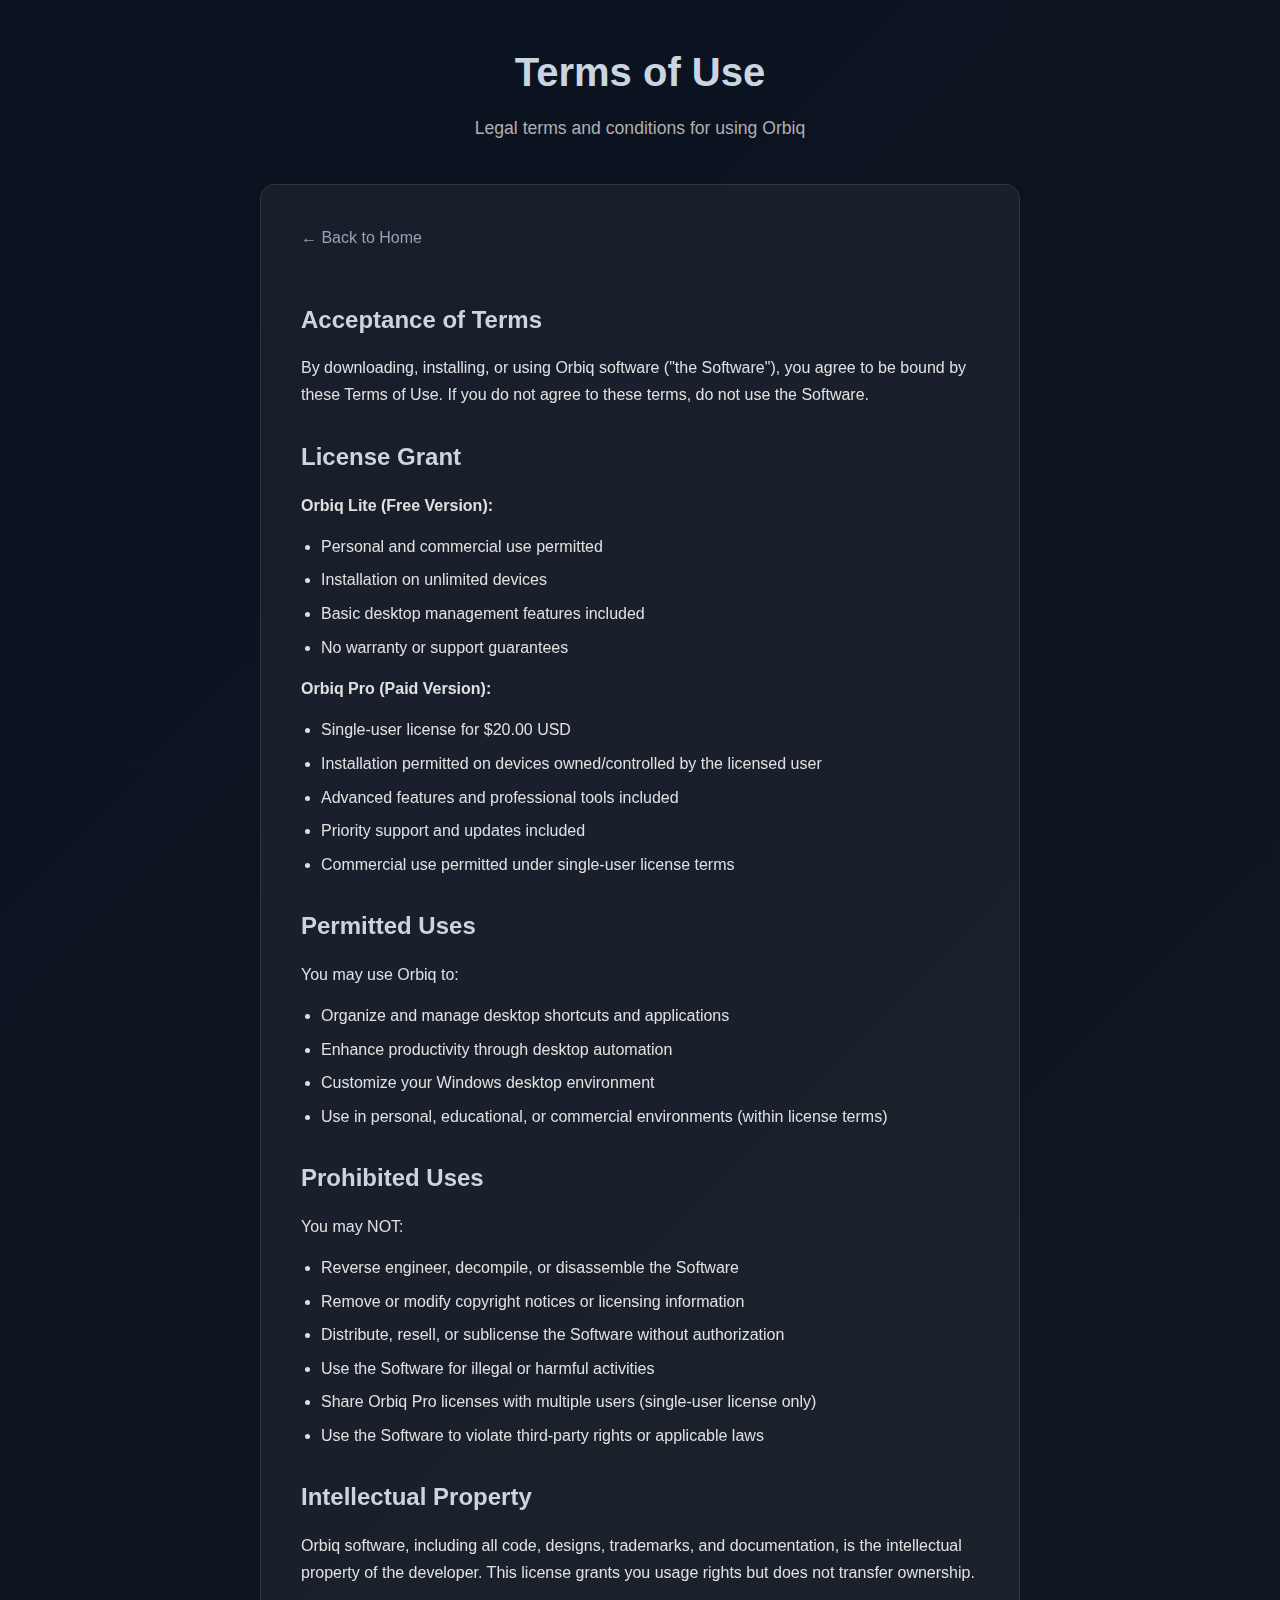
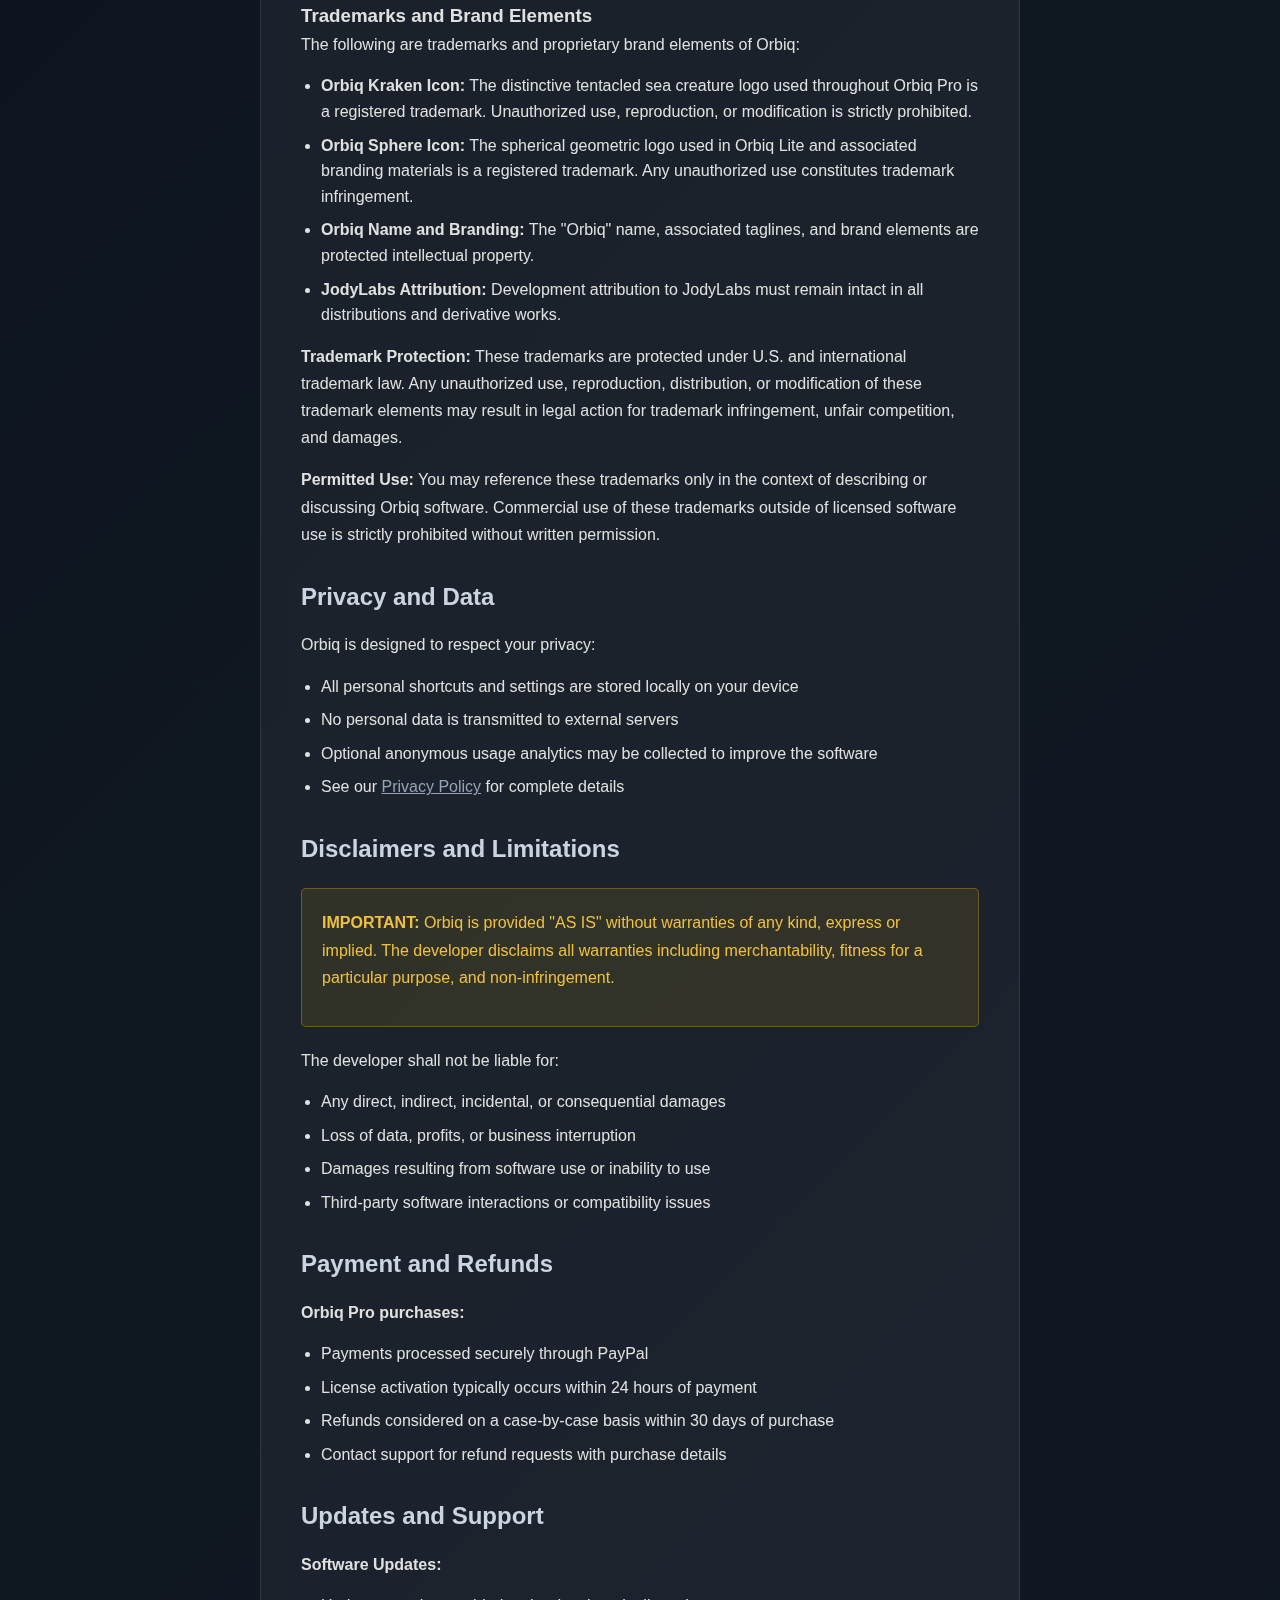
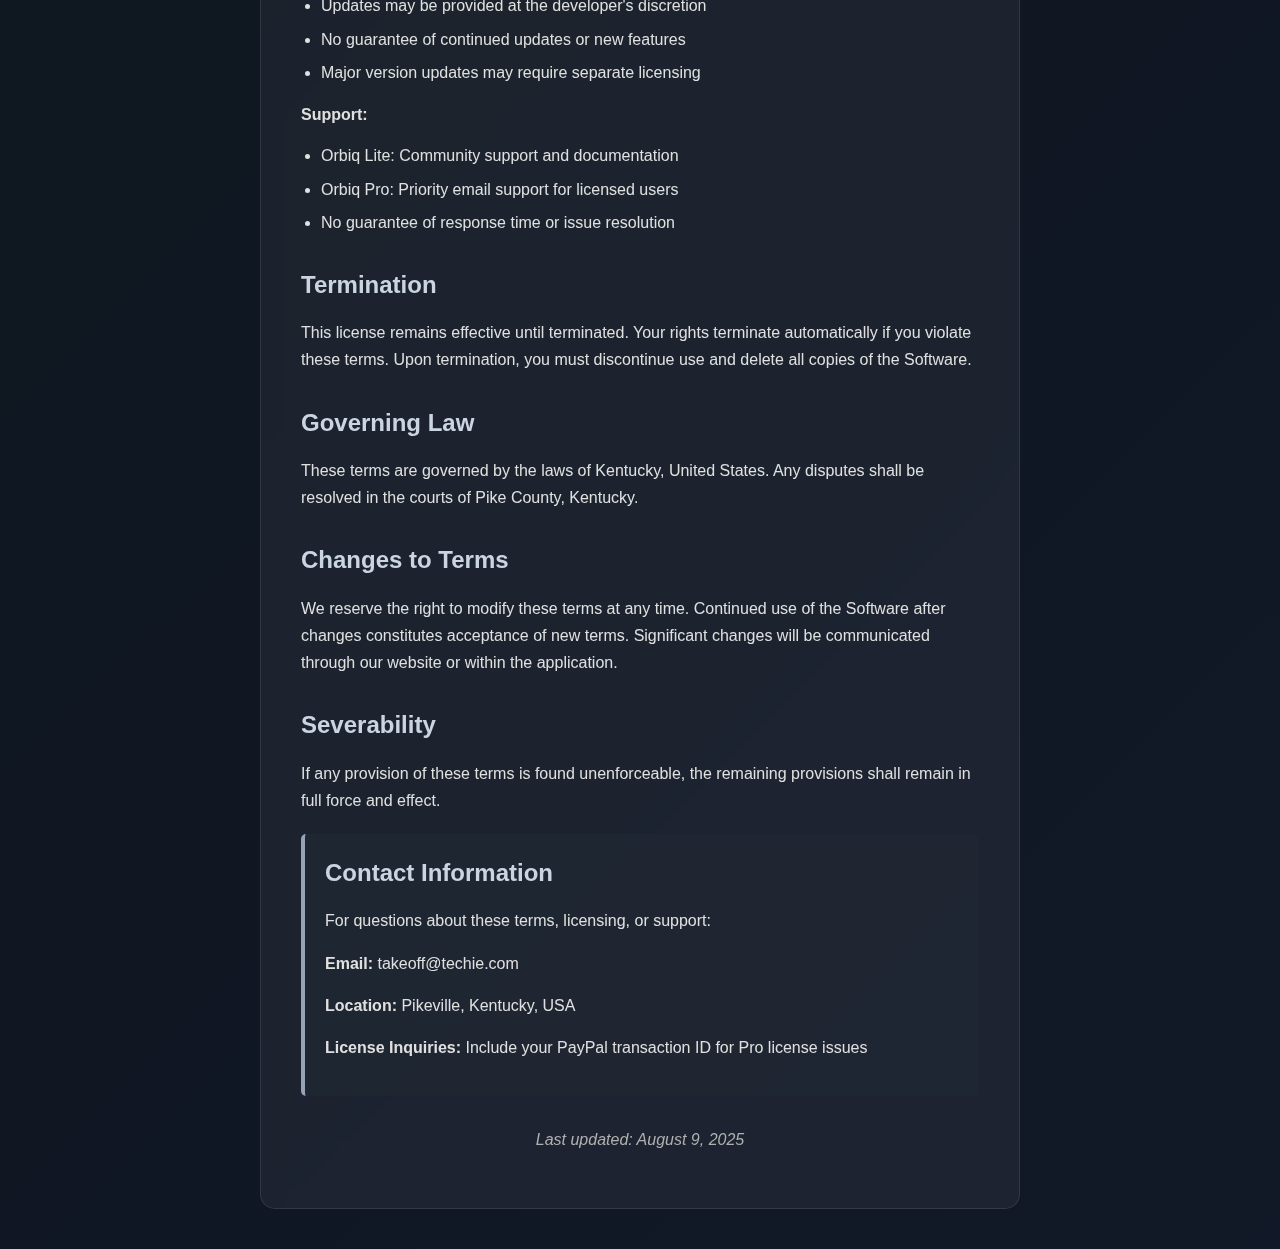
<file: terms.html>
<!DOCTYPE html>
<html lang="en">

<head>
    <meta charset="UTF-8">
    <meta name="viewport" content="width=device-width, initial-scale=1.0">
    <title>Terms of Use - Orbiq Desktop Management</title>
    <meta name="description" content="Orbiq Terms of Use - Legal terms and conditions for using Orbiq desktop management software.">
    <meta name="robots" content="index, follow">
    
    <!-- Favicon -->
    <link rel="icon" type="image/svg+xml" sizes="any" href="Images/SphereIcon-slate.svg">
    <link rel="apple-touch-icon" href="Images/SphereIcon-slate.svg">
    
    <style>
        * {
            margin: 0;
            padding: 0;
            box-sizing: border-box;
        }

        body {
            font-family: 'Segoe UI', Tahoma, Geneva, Verdana, sans-serif;
            line-height: 1.6;
            color: #e0e0e0;
            background: linear-gradient(135deg, #0b1220 0%, #0f1720 50%, #111827 100%);
            min-height: 100vh;
        }

        .container {
            max-width: 800px;
            margin: 0 auto;
            padding: 40px 20px;
        }

        .header {
            text-align: center;
            margin-bottom: 40px;
        }

        .header h1 {
            color: #cbd5e1;
            font-size: 2.5em;
            margin-bottom: 10px;
        }

        .header p {
            color: #b0b0b0;
            font-size: 1.1em;
        }

        .content {
            background: rgba(255, 255, 255, 0.05);
            backdrop-filter: blur(10px);
            border-radius: 15px;
            padding: 40px;
            border: 1px solid rgba(255, 255, 255, 0.1);
        }

        h2 {
            color: #cbd5e1;
            margin-top: 30px;
            margin-bottom: 15px;
            font-size: 1.5em;
        }

        h2:first-child {
            margin-top: 0;
        }

        p {
            margin-bottom: 15px;
            line-height: 1.7;
        }

        ul {
            margin-left: 20px;
            margin-bottom: 15px;
        }

        li {
            margin-bottom: 8px;
        }

        .back-link {
            display: inline-block;
            margin-bottom: 20px;
            color: #94a3b8;
            text-decoration: none;
            font-weight: 500;
        }

        .back-link:hover {
            text-decoration: underline;
        }

        .contact-info {
            background: rgba(203, 213, 225, 0.02);
            border-left: 4px solid #94a3b8;
            padding: 20px;
            margin: 20px 0;
            border-radius: 5px;
        }

        .last-updated {
            text-align: center;
            color: #b0b0b0;
            font-style: italic;
            margin-top: 30px;
        }

        .important-notice {
            background: rgba(255, 193, 7, 0.1);
            border: 1px solid rgba(255, 193, 7, 0.3);
            padding: 20px;
            margin: 20px 0;
            border-radius: 5px;
            color: #f0c040;
        }
    </style>
</head>

<body>
    <div class="container">
        <div class="header">
            <h1>Terms of Use</h1>
            <p>Legal terms and conditions for using Orbiq</p>
        </div>

        <div class="content">
            <a href="index.html" class="back-link">← Back to Home</a>

            <h2>Acceptance of Terms</h2>
            <p>By downloading, installing, or using Orbiq software ("the Software"), you agree to be bound by these Terms of Use. If you do not agree to these terms, do not use the Software.</p>

            <h2>License Grant</h2>
            <p><strong>Orbiq Lite (Free Version):</strong></p>
            <ul>
                <li>Personal and commercial use permitted</li>
                <li>Installation on unlimited devices</li>
                <li>Basic desktop management features included</li>
                <li>No warranty or support guarantees</li>
            </ul>

            <p><strong>Orbiq Pro (Paid Version):</strong></p>
            <ul>
                <li>Single-user license for $20.00 USD</li>
                <li>Installation permitted on devices owned/controlled by the licensed user</li>
                <li>Advanced features and professional tools included</li>
                <li>Priority support and updates included</li>
                <li>Commercial use permitted under single-user license terms</li>
            </ul>

            <h2>Permitted Uses</h2>
            <p>You may use Orbiq to:</p>
            <ul>
                <li>Organize and manage desktop shortcuts and applications</li>
                <li>Enhance productivity through desktop automation</li>
                <li>Customize your Windows desktop environment</li>
                <li>Use in personal, educational, or commercial environments (within license terms)</li>
            </ul>

            <h2>Prohibited Uses</h2>
            <p>You may NOT:</p>
            <ul>
                <li>Reverse engineer, decompile, or disassemble the Software</li>
                <li>Remove or modify copyright notices or licensing information</li>
                <li>Distribute, resell, or sublicense the Software without authorization</li>
                <li>Use the Software for illegal or harmful activities</li>
                <li>Share Orbiq Pro licenses with multiple users (single-user license only)</li>
                <li>Use the Software to violate third-party rights or applicable laws</li>
            </ul>

            <h2>Intellectual Property</h2>
            <p>Orbiq software, including all code, designs, trademarks, and documentation, is the intellectual property of the developer. This license grants you usage rights but does not transfer ownership.</p>
            
            <h3>Trademarks and Brand Elements</h3>
            <p>The following are trademarks and proprietary brand elements of Orbiq:</p>
            <ul>
                <li><strong>Orbiq Kraken Icon:</strong> The distinctive tentacled sea creature logo used throughout Orbiq Pro is a registered trademark. Unauthorized use, reproduction, or modification is strictly prohibited.</li>
                <li><strong>Orbiq Sphere Icon:</strong> The spherical geometric logo used in Orbiq Lite and associated branding materials is a registered trademark. Any unauthorized use constitutes trademark infringement.</li>
                <li><strong>Orbiq Name and Branding:</strong> The "Orbiq" name, associated taglines, and brand elements are protected intellectual property.</li>
                <li><strong>JodyLabs Attribution:</strong> Development attribution to JodyLabs must remain intact in all distributions and derivative works.</li>
            </ul>
            
            <p><strong>Trademark Protection:</strong> These trademarks are protected under U.S. and international trademark law. Any unauthorized use, reproduction, distribution, or modification of these trademark elements may result in legal action for trademark infringement, unfair competition, and damages.</p>
            
            <p><strong>Permitted Use:</strong> You may reference these trademarks only in the context of describing or discussing Orbiq software. Commercial use of these trademarks outside of licensed software use is strictly prohibited without written permission.</p>

            <h2>Privacy and Data</h2>
            <p>Orbiq is designed to respect your privacy:</p>
            <ul>
                <li>All personal shortcuts and settings are stored locally on your device</li>
                <li>No personal data is transmitted to external servers</li>
                <li>Optional anonymous usage analytics may be collected to improve the software</li>
                <li>See our <a href="privacy.html" style="color: #94a3b8;">Privacy Policy</a> for complete details</li>
            </ul>

            <h2>Disclaimers and Limitations</h2>
            <div class="important-notice">
                <p><strong>IMPORTANT:</strong> Orbiq is provided "AS IS" without warranties of any kind, express or implied. The developer disclaims all warranties including merchantability, fitness for a particular purpose, and non-infringement.</p>
            </div>

            <p>The developer shall not be liable for:</p>
            <ul>
                <li>Any direct, indirect, incidental, or consequential damages</li>
                <li>Loss of data, profits, or business interruption</li>
                <li>Damages resulting from software use or inability to use</li>
                <li>Third-party software interactions or compatibility issues</li>
            </ul>

            <h2>Payment and Refunds</h2>
            <p><strong>Orbiq Pro purchases:</strong></p>
            <ul>
                <li>Payments processed securely through PayPal</li>
                <li>License activation typically occurs within 24 hours of payment</li>
                <li>Refunds considered on a case-by-case basis within 30 days of purchase</li>
                <li>Contact support for refund requests with purchase details</li>
            </ul>

            <h2>Updates and Support</h2>
            <p><strong>Software Updates:</strong></p>
            <ul>
                <li>Updates may be provided at the developer's discretion</li>
                <li>No guarantee of continued updates or new features</li>
                <li>Major version updates may require separate licensing</li>
            </ul>

            <p><strong>Support:</strong></p>
            <ul>
                <li>Orbiq Lite: Community support and documentation</li>
                <li>Orbiq Pro: Priority email support for licensed users</li>
                <li>No guarantee of response time or issue resolution</li>
            </ul>

            <h2>Termination</h2>
            <p>This license remains effective until terminated. Your rights terminate automatically if you violate these terms. Upon termination, you must discontinue use and delete all copies of the Software.</p>

            <h2>Governing Law</h2>
            <p>These terms are governed by the laws of Kentucky, United States. Any disputes shall be resolved in the courts of Pike County, Kentucky.</p>

            <h2>Changes to Terms</h2>
            <p>We reserve the right to modify these terms at any time. Continued use of the Software after changes constitutes acceptance of new terms. Significant changes will be communicated through our website or within the application.</p>

            <h2>Severability</h2>
            <p>If any provision of these terms is found unenforceable, the remaining provisions shall remain in full force and effect.</p>

            <div class="contact-info">
                <h2>Contact Information</h2>
                <p>For questions about these terms, licensing, or support:</p>
                <p><strong>Email:</strong> takeoff@techie.com</p>
                <p><strong>Location:</strong> Pikeville, Kentucky, USA</p>
                <p><strong>License Inquiries:</strong> Include your PayPal transaction ID for Pro license issues</p>
            </div>

            <div class="last-updated">
                <p>Last updated: August 9, 2025</p>
            </div>
        </div>
    </div>
</body>

</html>
</file>
<file: style.css>
/* ShortcutSphere Website - Black, Green, Purple Theme */

* {
    margin: 0;
    padding: 0;
    box-sizing: border-box;
}

body {
    background-color: #000000;
    color: #ffffff;
    font-family: 'Verdana', sans-serif;
    margin: 0;
    padding: 0;
    line-height: 1.6;
}

.container {
    max-width: 1200px;
    margin: 0 auto;
    padding: 20px;
}

/* Header */
.header {
    background: linear-gradient(135deg, #8A2BE2 0%, #32CD32 100%);
    padding: 40px 30px;
    text-align: center;
    color: #ffffff;
    border-radius: 15px;
    margin-bottom: 20px;
    box-shadow: 0 6px 25px rgba(138, 43, 226, 0.4);
}

.logo-section {
    display: flex;
    align-items: center;
    justify-content: center;
    gap: 20px;
}

.logo {
    width: 90px;
    height: 90px;
    border-radius: 15px;
    object-fit: cover;
    box-shadow: 0 4px 15px rgba(0, 0, 0, 0.3);
}

.title-section {
    text-align: left;
    font-family: 'Georgia', serif;
    font-size: 36px;
    font-weight: bold;
    color: #32CD32; /* Matches the green theme */
    text-shadow: 2px 2px 6px rgba(0,0,0,0.7);
}

.subtitle {
    display: none;
}

.version-info {
    font-size: 0.8rem;
    color: #ccc;
    text-align: right;
    margin-top: -10px;
}

.version {
    display: block;
    font-weight: bold;
    color: #32CD32;
    font-size: 16px;
    text-shadow: 1px 1px 2px rgba(0,0,0,0.5);
}

.platform {
    display: block;
    margin-top: 4px;
    color: #ffffff;
}

/* Navigation */
.navigation {
    background: linear-gradient(to bottom, #32CD32, #228B22);
    border-radius: 8px;
    margin-bottom: 20px;
    box-shadow: 0 2px 10px rgba(50, 205, 50, 0.3);
}

.navigation ul {
    display: flex;
    justify-content: center;
    list-style: none;
    padding: 0;
    margin: 0;
    background: transparent;
}

.navigation li {
    margin: 0 5px;
}

.navigation a {
    display: block;
    padding: 15px 25px;
    text-decoration: none;
    color: #000000;
    font-weight: bold;
    transition: all 0.3s ease;
    border-radius: 6px;
    margin: 5px;
}

.navigation a:hover,
.navigation a.active {
    background: #8A2BE2;
    color: #ffffff;
    transform: translateY(-2px);
    box-shadow: 0 4px 8px rgba(138, 43, 226, 0.4);
}

/* Main Content */
.main-content {
    padding: 0;
}

/* Hero Section */
.hero {
    text-align: center;
    padding: 60px 20px;
    background: linear-gradient(135deg, #000000 0%, #8A2BE2 50%, #000000 100%);
    color: #ffffff;
    border-radius: 15px;
    margin-bottom: 30px;
    box-shadow: 0 8px 25px rgba(138, 43, 226, 0.3);
}

.hero-content {
    display: flex;
    align-items: center;
    gap: 40px;
    max-width: 1160px;
    margin: 0 auto;
}

.hero-text {
    flex: 1;
}

.hero-text h2 {
    font-size: 36px;
    color: #32CD32;
    margin-bottom: 20px;
    font-weight: bold;
    text-shadow: 2px 2px 4px rgba(0,0,0,0.7);
}

.hero-text p {
    font-size: 18px;
    color: #E6E6FA;
    margin-bottom: 30px;
    line-height: 1.7;
}

.download-buttons {
    display: flex;
    gap: 15px;
    flex-wrap: wrap;
}

.btn {
    display: inline-flex;
    align-items: center;
    gap: 8px;
    padding: 12px 20px;
    text-decoration: none;
    border-radius: 4px;
    font-weight: bold;
    transition: all 0.2s;
    border: 2px solid transparent;
    flex-direction: column;
    text-align: center;
    min-width: 180px;
}

.btn img {
    width: 24px;
    height: 24px;
    border-radius: 2px;
    object-fit: cover;
}

.btn-primary {
    background: linear-gradient(to bottom, #32CD32, #228B22);
    color: #000000;
    border: 2px solid #32CD32;
    font-weight: bold;
}

.btn-primary:hover {
    background: linear-gradient(to bottom, #228B22, #006400);
    color: #ffffff;
    transform: translateY(-2px);
    box-shadow: 0 6px 15px rgba(50, 205, 50, 0.4);
}

.btn-secondary {
    background: linear-gradient(to bottom, #8A2BE2, #6A1B9A);
    color: #ffffff;
    border: 2px solid #8A2BE2;
}

.btn-secondary:hover {
    background: linear-gradient(to bottom, #6A1B9A, #4A148C);
    transform: translateY(-2px);
    box-shadow: 0 6px 15px rgba(138, 43, 226, 0.4);
}

.btn-disabled {
    background: linear-gradient(to bottom, #666666, #444444) !important;
    color: #999999 !important;
    border: 2px solid #666666 !important;
    cursor: not-allowed !important;
    pointer-events: none !important;
    opacity: 0.6 !important;
}

.btn-disabled:hover {
    transform: none !important;
    box-shadow: none !important;
}

.file-info {
    font-size: 11px;
    opacity: 0.8;
    font-weight: normal;
    margin-top: 2px;
}

.hero-image {
    flex: 1;
    text-align: center;
}

.demo-gif {
    max-width: 100%;
    border: 5px solid #32CD32;
    border-radius: 15px;
    box-shadow: 0 8px 20px rgba(50, 205, 50, 0.3);
}

.screenshot {
    max-width: 100%;
    height: 300px;
    background: linear-gradient(45deg, #8A2BE2 0%, #32CD32 100%);
    border-radius: 12px;
    border: 3px solid #32CD32;
    display: flex;
    align-items: center;
    justify-content: center;
    color: #ffffff;
    font-size: 18px;
    font-weight: bold;
    text-shadow: 2px 2px 4px rgba(0,0,0,0.7);
    box-shadow: 0 8px 20px rgba(138, 43, 226, 0.3);
}

.screenshot::before {
    content: "3D Sphere Demo";
}

/* Features Section */
.features {
    background: linear-gradient(135deg, #000000 0%, #1a1a1a 100%);
    padding: 50px 20px;
    border-radius: 15px;
    margin-bottom: 30px;
}

.features h2 {
    text-align: center;
    color: #32CD32;
    font-size: 32px;
    margin-bottom: 40px;
    text-shadow: 2px 2px 4px rgba(0,0,0,0.7);
}

.features-grid {
    display: grid;
    grid-template-columns: repeat(auto-fit, minmax(280px, 1fr));
    gap: 25px;
    max-width: 1200px;
    margin: 0 auto;
}

.feature-item {
    background: linear-gradient(135deg, #8A2BE2, #6A1B9A);
    color: #ffffff;
    padding: 25px;
    border-radius: 12px;
    text-align: center;
    transition: all 0.3s ease;
    border: 2px solid #32CD32;
    box-shadow: 0 4px 15px rgba(138, 43, 226, 0.2);
}

.feature-item:hover {
    transform: translateY(-5px) scale(1.02);
    box-shadow: 0 8px 25px rgba(50, 205, 50, 0.4);
    border-color: #ffffff;
}

.feature-item h3 {
    color: #32CD32;
    margin: 15px 0 10px 0;
    font-size: 20px;
}

.feature-icon {
    width: 60px;
    height: 60px;
    margin-bottom: 15px;
    border-radius: 8px;
    border: 2px solid #32CD32;
    object-fit: contain;
    display: block;
    margin-left: auto;
    margin-right: auto;
}

/* Screenshots Section */
.screenshots {
    padding: 50px 20px;
    background: linear-gradient(135deg, #1a1a1a 0%, #000000 100%);
    border-radius: 15px;
    margin-bottom: 30px;
}

.screenshots h2 {
    text-align: center;
    font-size: 32px;
    color: #32CD32;
    margin-bottom: 40px;
    font-weight: bold;
    text-shadow: 2px 2px 4px rgba(0,0,0,0.7);
}

.screenshot-gallery {
    display: grid;
    grid-template-columns: repeat(2, 1fr);
    gap: 30px;
    max-width: 800px;
    margin: 0 auto;
}

.screenshot-item {
    background: linear-gradient(135deg, #8A2BE2, #6A1B9A);
    border-radius: 12px;
    overflow: hidden;
    border: 2px solid #32CD32;
    transition: all 0.3s ease;
    box-shadow: 0 4px 15px rgba(138, 43, 226, 0.3);
}

.screenshot-item:hover {
    transform: translateY(-5px);
    box-shadow: 0 8px 25px rgba(50, 205, 50, 0.4);
}

.gallery-image {
    width: 100%;
    height: 200px;
    background: linear-gradient(45deg, #32CD32 0%, #8A2BE2 100%);
    display: flex;
    align-items: center;
    justify-content: center;
    color: #ffffff;
    font-weight: bold;
    font-size: 16px;
    text-align: center;
    text-shadow: 2px 2px 4px rgba(0,0,0,0.7);
}

.screenshot1 {
    background: linear-gradient(135deg, #32CD32 0%, #8A2BE2 100%);
}

.screenshot2 {
    background: linear-gradient(135deg, #8A2BE2 0%, #32CD32 100%);
}

.screenshot-gallery img {
    width: 100%;
    height: auto;
    max-height: 300px;
    object-fit: cover;
    border-radius: 10px;
}

.screenshot-item p {
    padding: 15px;
    text-align: center;
    font-weight: 500;
    color: #ffffff;
}

/* Download Section */
.download-section {
    padding: 50px 20px;
    background: linear-gradient(135deg, #000000 0%, #1a1a1a 100%);
    border-radius: 15px;
    margin-bottom: 30px;
}

.download-section h2 {
    text-align: center;
    font-size: 32px;
    color: #32CD32;
    margin-bottom: 40px;
    font-weight: bold;
    text-shadow: 2px 2px 4px rgba(0,0,0,0.7);
}

.download-options {
    display: grid;
    grid-template-columns: repeat(auto-fit, minmax(400px, 1fr));
    gap: 30px;
    max-width: 1000px;
    margin: 0 auto;
}

.download-option {
    background: linear-gradient(135deg, #8A2BE2, #6A1B9A);
    border: 2px solid #32CD32;
    border-radius: 12px;
    overflow: hidden;
    box-shadow: 0 4px 15px rgba(138, 43, 226, 0.3);
    transition: all 0.3s ease;
}

.download-option:hover {
    transform: translateY(-3px);
    box-shadow: 0 8px 25px rgba(50, 205, 50, 0.4);
}

.download-option-disabled {
    opacity: 0.7 !important;
    pointer-events: none !important;
}

.download-option-disabled:hover {
    transform: none !important;
    box-shadow: 0 4px 15px rgba(138, 43, 226, 0.3) !important;
}

.coming-soon {
    background: #FFA500;
    color: #000000;
    padding: 6px 12px;
    border-radius: 6px;
    font-size: 12px;
    font-weight: bold;
    text-transform: uppercase;
    border: 1px solid #ffffff;
}

.download-header {
    background: linear-gradient(to bottom, #32CD32, #228B22);
    padding: 20px;
    border-bottom: 2px solid #8A2BE2;
    display: flex;
    align-items: center;
    gap: 15px;
}

.download-icon {
    width: 50px;
    height: 50px;
    border-radius: 8px;
    object-fit: cover;
    border: 2px solid #ffffff;
}

.download-header h3 {
    flex: 1;
    font-size: 22px;
    color: #000000;
    font-weight: bold;
}

.recommended {
    background: #FF4500;
    color: #ffffff;
    padding: 6px 12px;
    border-radius: 6px;
    font-size: 12px;
    font-weight: bold;
    text-transform: uppercase;
    border: 1px solid #ffffff;
}

.download-details {
    padding: 25px;
    color: #ffffff;
}

.download-details ul {
    list-style: none;
    margin-bottom: 25px;
}

.download-details li {
    padding: 8px 0;
    color: #E6E6FA;
    position: relative;
    padding-left: 25px;
}

.download-details li::before {
    content: "✓";
    position: absolute;
    left: 0;
    color: #32CD32;
    font-weight: bold;
    font-size: 16px;
}

/* Requirements Section */
.requirements {
    padding: 50px 20px;
    background: linear-gradient(135deg, #1a1a1a 0%, #000000 100%);
    border-radius: 15px;
    margin-bottom: 30px;
}

.requirements h2 {
    text-align: center;
    font-size: 32px;
    color: #32CD32;
    margin-bottom: 40px;
    font-weight: bold;
    text-shadow: 2px 2px 4px rgba(0,0,0,0.7);
}

.requirements-content {
    display: grid;
    grid-template-columns: repeat(auto-fit, minmax(300px, 1fr));
    gap: 30px;
    max-width: 800px;
    margin: 0 auto;
}

.req-column {
    background: linear-gradient(135deg, #8A2BE2, #6A1B9A);
    padding: 30px;
    border-radius: 12px;
    border: 2px solid #32CD32;
    box-shadow: 0 4px 15px rgba(138, 43, 226, 0.3);
    transition: all 0.3s ease;
}

.req-column:hover {
    transform: translateY(-3px);
    box-shadow: 0 8px 25px rgba(50, 205, 50, 0.4);
}

.req-column h3 {
    font-size: 22px;
    color: #32CD32;
    margin-bottom: 20px;
    font-weight: bold;
    text-shadow: 1px 1px 2px rgba(0,0,0,0.5);
}

.req-column ul {
    list-style: none;
}

.req-column li {
    padding: 10px 0;
    color: #E6E6FA;
    border-bottom: 1px solid rgba(50, 205, 50, 0.2);
    position: relative;
    padding-left: 25px;
}

.req-column li:last-child {
    border-bottom: none;
}

.req-column li::before {
    content: "•";
    position: absolute;
    left: 0;
    color: #32CD32;
    font-weight: bold;
    font-size: 18px;
}

/* Footer */
.footer {
    background: linear-gradient(135deg, #32CD32 0%, #8A2BE2 100%);
    padding: 40px 20px;
    text-align: center;
    color: #ffffff;
    border-radius: 15px;
    box-shadow: 0 4px 15px rgba(138, 43, 226, 0.3);
}

.footer-content {
    display: grid;
    grid-template-columns: repeat(auto-fit, minmax(200px, 1fr));
    gap: 30px;
    max-width: 1160px;
    margin: 0 auto;
}

.footer-section h4 {
    font-size: 18px;
    margin-bottom: 15px;
    color: #ffffff;
    font-weight: bold;
    text-shadow: 1px 1px 2px rgba(0,0,0,0.5);
}

.footer-section p {
    color: #E6E6FA;
    font-size: 14px;
}

.footer-section ul {
    list-style: none;
}

.footer-section li {
    margin-bottom: 8px;
}

.footer-section a {
    color: #E6E6FA;
    text-decoration: none;
    font-size: 14px;
    transition: all 0.3s ease;
    font-weight: 500;
}

.footer-section a:hover {
    color: #ffffff;
    text-shadow: 0 0 5px rgba(255,255,255,0.5);
}

/* Responsive Design */
@media (max-width: 768px) {
    .hero-content {
        flex-direction: column;
        text-align: center;
    }
    
    .download-buttons {
        justify-content: center;
    }
    
    .navigation ul {
        flex-wrap: wrap;
    }
    
    .navigation li {
        border-right: none;
        border-bottom: 1px solid #ddd;
        flex: 1;
        text-align: center;
    }
    
    .header {
        flex-direction: column;
        gap: 15px;
        text-align: center;
    }
    
    .download-options {
        grid-template-columns: 1fr;
    }
    
    .screenshot-gallery {
        grid-template-columns: 1fr;
    }
}
</file>
